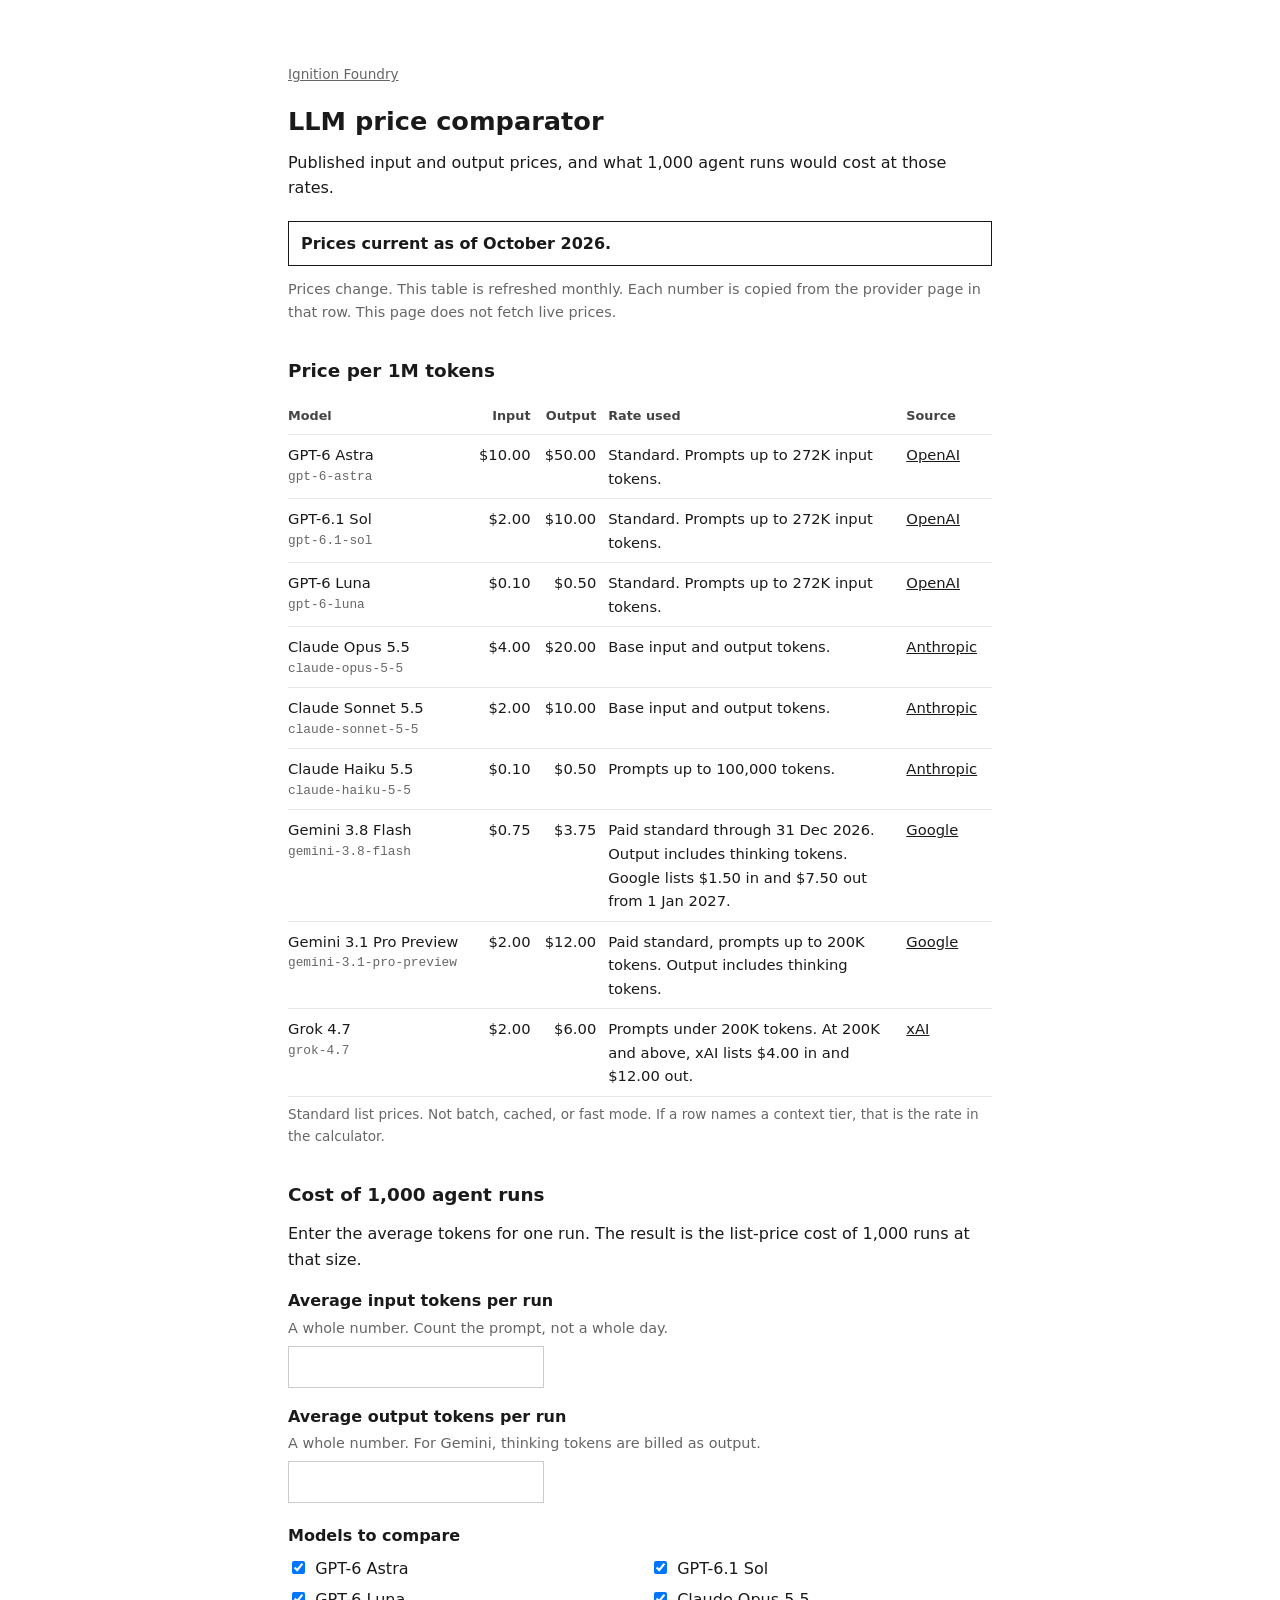
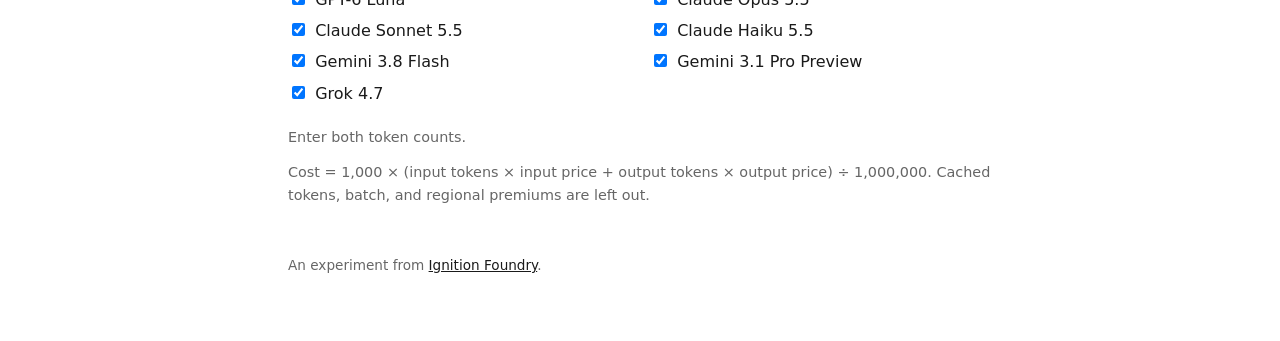
<file: exp-llm-price-comparator/index.html>
<!DOCTYPE html>
<html lang="en">
<head>
<meta charset="utf-8">
<meta name="viewport" content="width=device-width, initial-scale=1">
<title>LLM price comparator</title>
<meta name="description" content="Published input and output prices, and the list-price cost of 1,000 agent runs. Static page. Prices are not fetched live.">
<meta name="color-scheme" content="light">
<meta name="referrer" content="no-referrer">
<meta http-equiv="Content-Security-Policy" content="default-src 'none'; script-src 'self'; style-src 'self'; img-src data:; connect-src 'none'; font-src 'none'; object-src 'none'; base-uri 'none'; form-action 'none'">
<link rel="icon" href="data:image/svg+xml,%3Csvg xmlns='http://www.w3.org/2000/svg' viewBox='0 0 32 32'%3E%3Ccircle cx='16' cy='16' r='14' fill='%231a1a1a'/%3E%3Ccircle cx='16' cy='16' r='5' fill='%23fff'/%3E%3C/svg%3E">
<link rel="stylesheet" href="style.css">
</head>
<body>
<a class="skip" href="#calculator">Skip to the calculator</a>
<main>
  <p class="kicker"><a href="https://ignitionfoundry.com/">Ignition Foundry</a></p>
  <h1>LLM price comparator</h1>
  <p>Published input and output prices, and what 1,000 agent runs would cost at those rates.</p>
  <p class="stamp" id="stamp">Prices current as of October 2026.</p>
  <p class="quiet">Prices change. This table is refreshed monthly. Each number is copied from the provider page in that row. This page does not fetch live prices.</p>

  <h2>Price per 1M tokens</h2>
  <div class="table-wrap">
    <table>
      <caption>Standard list prices. Not batch, cached, or fast mode. If a row names a context tier, that is the rate in the calculator.</caption>
      <thead>
        <tr>
          <th scope="col">Model</th>
          <th class="num" scope="col">Input</th>
          <th class="num" scope="col">Output</th>
          <th scope="col">Rate used</th>
          <th scope="col">Source</th>
        </tr>
      </thead>
      <tbody id="price-rows"></tbody>
    </table>
  </div>

  <h2 id="calculator">Cost of 1,000 agent runs</h2>
  <p>Enter the average tokens for one run. The result is the list-price cost of 1,000 runs at that size.</p>

  <noscript>
    <p>This page needs JavaScript to fill the table and run the calculator. Nothing is uploaded.</p>
  </noscript>

  <form id="calc" novalidate>
    <label for="input-tokens">Average input tokens per run
      <span class="hint" id="hint-in">A whole number. Count the prompt, not a whole day.</span>
    </label>
    <input id="input-tokens" name="input-tokens" type="text" inputmode="numeric" autocomplete="off" spellcheck="false" aria-describedby="hint-in">

    <label for="output-tokens">Average output tokens per run
      <span class="hint" id="hint-out">A whole number. For Gemini, thinking tokens are billed as output.</span>
    </label>
    <input id="output-tokens" name="output-tokens" type="text" inputmode="numeric" autocomplete="off" spellcheck="false" aria-describedby="hint-out">

    <fieldset>
      <legend>Models to compare</legend>
      <div class="picks" id="model-picks"></div>
    </fieldset>
    <p id="form-error" class="error" role="alert"></p>
  </form>

  <div id="results" aria-live="polite"></div>
  <p class="quiet">Cost = 1,000 × (input tokens × input price + output tokens × output price) ÷ 1,000,000. Cached tokens, batch, and regional premiums are left out.</p>
</main>
<footer>
  <p>An experiment from <a href="https://ignitionfoundry.com/">Ignition Foundry</a>.</p>
</footer>
<script type="module" src="app.js"></script>
</body>
</html>
</file>
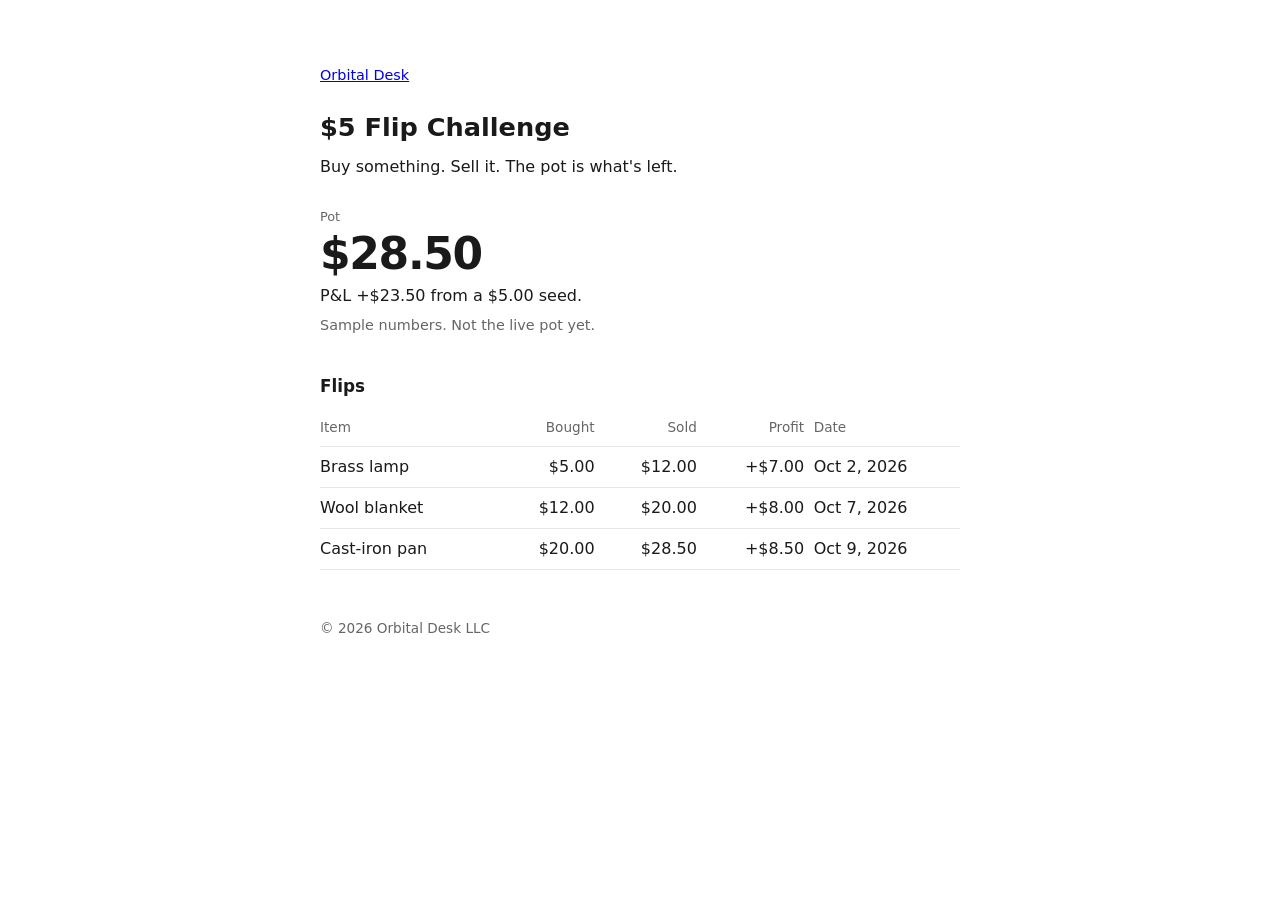
<file: flip/index.html>
<!DOCTYPE html>
<html lang="en">
<head>
  <meta charset="utf-8">
  <meta name="viewport" content="width=device-width, initial-scale=1">
  <title>$5 Flip Challenge</title>
  <meta name="description" content="Pot and flip history for the $5 Flip Challenge.">
  <link rel="canonical" href="https://ignitionfoundry.com/flip">
  <link rel="icon" href="data:image/svg+xml,%3Csvg xmlns='http://www.w3.org/2000/svg' viewBox='0 0 32 32'%3E%3Ccircle cx='16' cy='16' r='14' fill='%231a1a1a'/%3E%3Ccircle cx='16' cy='16' r='5' fill='%23fff'/%3E%3C/svg%3E">
  <style>
    body {
      font-family: system-ui, sans-serif;
      max-width: 40rem;
      margin: 4rem auto;
      padding: 0 1rem;
      line-height: 1.6;
      color: #1a1a1a;
      background: #fff;
    }
    h1 { font-size: 1.6rem; margin: 0 0 0.35rem; }
    h2 { font-size: 1.05rem; margin: 2.25rem 0 0.6rem; }
    .brand { margin: 0 0 1.25rem; font-size: 0.9rem; }
    .lead { margin: 0; }
    .label {
      margin: 1.75rem 0 0;
      font-size: 0.8rem;
      font-weight: 500;
      color: #666;
    }
    .pot {
      margin: 0.1rem 0 0;
      font-size: 2.75rem;
      font-weight: 600;
      letter-spacing: -0.03em;
      line-height: 1.15;
      font-variant-numeric: tabular-nums;
    }
    .pnl { margin: 0.2rem 0 0; }
    .note { margin: 0.35rem 0 0; color: #666; font-size: 0.9rem; }
    .empty { margin: 0; color: #666; }
    .table-wrap { overflow-x: auto; }
    table {
      width: 100%;
      border-collapse: collapse;
      font-variant-numeric: tabular-nums;
    }
    caption.sr {
      position: absolute;
      width: 1px;
      height: 1px;
      padding: 0;
      margin: -1px;
      overflow: hidden;
      clip: rect(0, 0, 0, 0);
      white-space: nowrap;
      border: 0;
    }
    th, td {
      text-align: left;
      padding: 0.45rem 0.6rem 0.45rem 0;
      border-bottom: 1px solid #e6e6e6;
      vertical-align: baseline;
    }
    th { font-weight: 500; color: #666; font-size: 0.85rem; }
    td.num, th.num { text-align: right; white-space: nowrap; }
    th:last-child, td:last-child { padding-right: 0; }
    footer { margin-top: 3rem; font-size: 0.85rem; color: #666; }
  </style>
</head>
<body>
  <p class="brand"><a href="https://ignitionfoundry.com/">Orbital Desk</a></p>
  <h1>$5 Flip Challenge</h1>
  <p class="lead">Buy something. Sell it. The pot is what's left.</p>

  <main id="app" aria-busy="true">
    <p class="label">Pot</p>
    <p class="pot" id="pot"></p>
    <p class="pnl" id="pnl"></p>
    <p class="note" id="note" hidden></p>
    <h2 id="flips-heading">Flips</h2>
    <div id="history"></div>
  </main>

  <footer>© 2026 Orbital Desk LLC</footer>
  <noscript>This page reads flips.json in the browser. Turn JavaScript on to see the pot.</noscript>
  <script src="pot.js"></script>
</body>
</html>
</file>
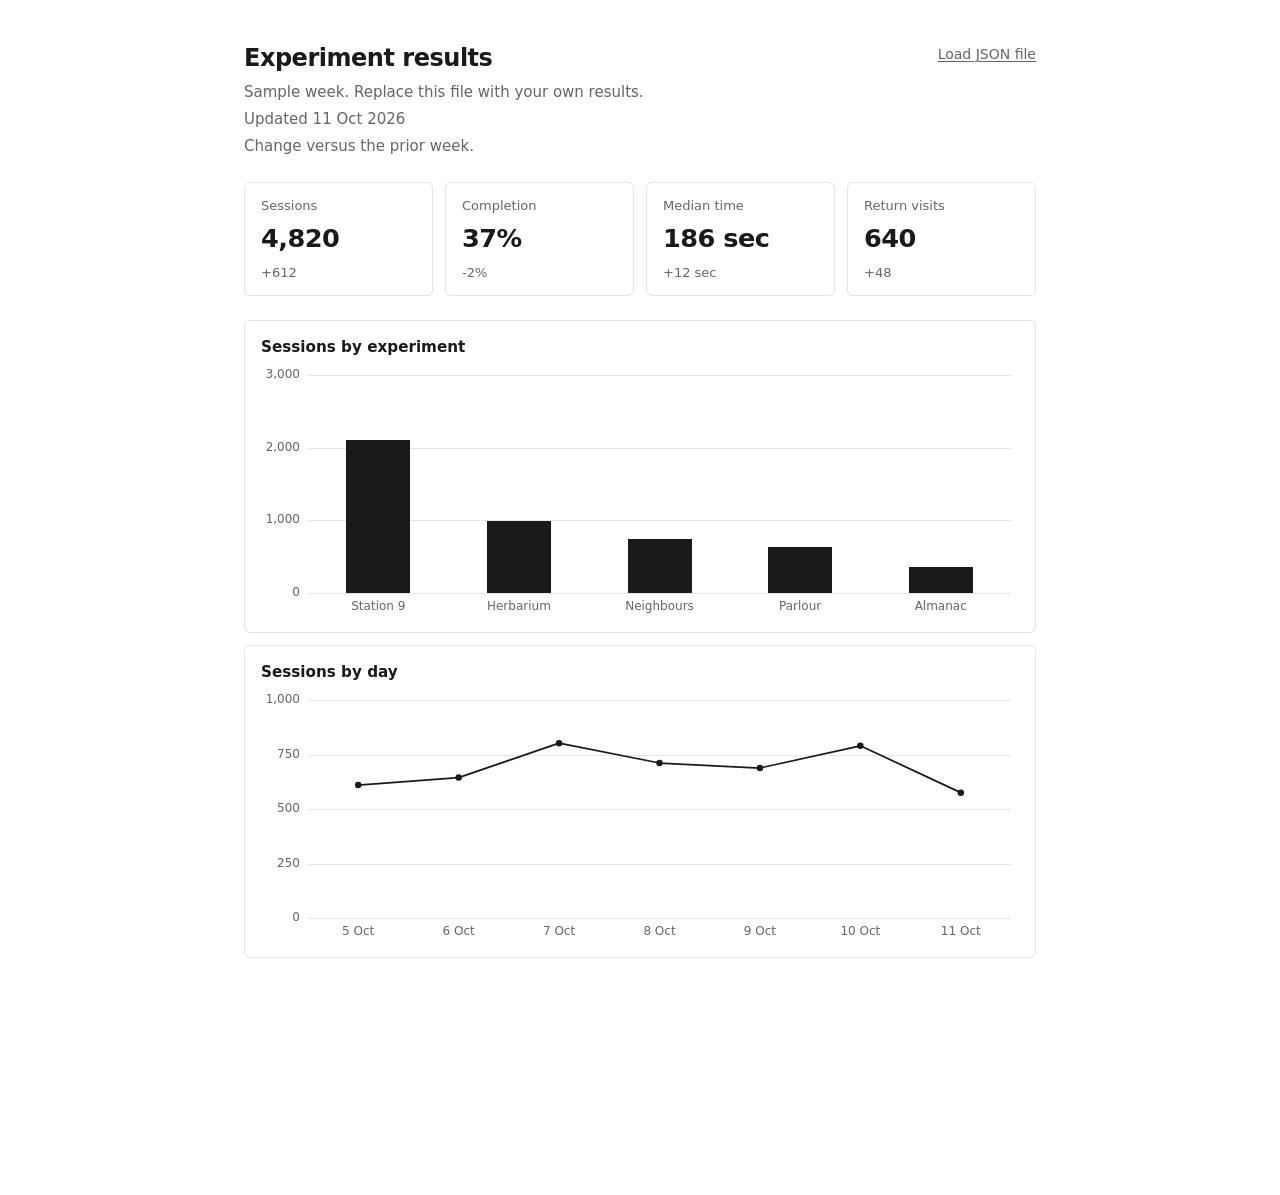
<file: results-dashboard/index.html>
<!DOCTYPE html>
<html lang="en">
<head>
  <meta charset="utf-8">
  <meta name="viewport" content="width=device-width, initial-scale=1">
  <title>Results</title>
  <link rel="stylesheet" href="styles.css">
</head>
<body>
  <main>
    <noscript>
      <p class="status">JavaScript is required to read results.json.</p>
    </noscript>
    <header class="head">
      <div>
        <h1 id="title">Results</h1>
        <p id="subtitle" class="sub" hidden></p>
        <p id="updated" class="meta" hidden></p>
        <p id="compare" class="meta" hidden></p>
        <p id="source" class="meta" hidden></p>
      </div>
      <label class="file">Load JSON file
        <input id="file" type="file" accept="application/json,.json">
      </label>
    </header>
    <div id="status" class="status" role="status" hidden></div>
    <section id="metrics" class="metrics" aria-label="Metrics"></section>
    <div id="charts" class="charts"></div>
  </main>
  <script src="app.js"></script>
</body>
</html>
</file>
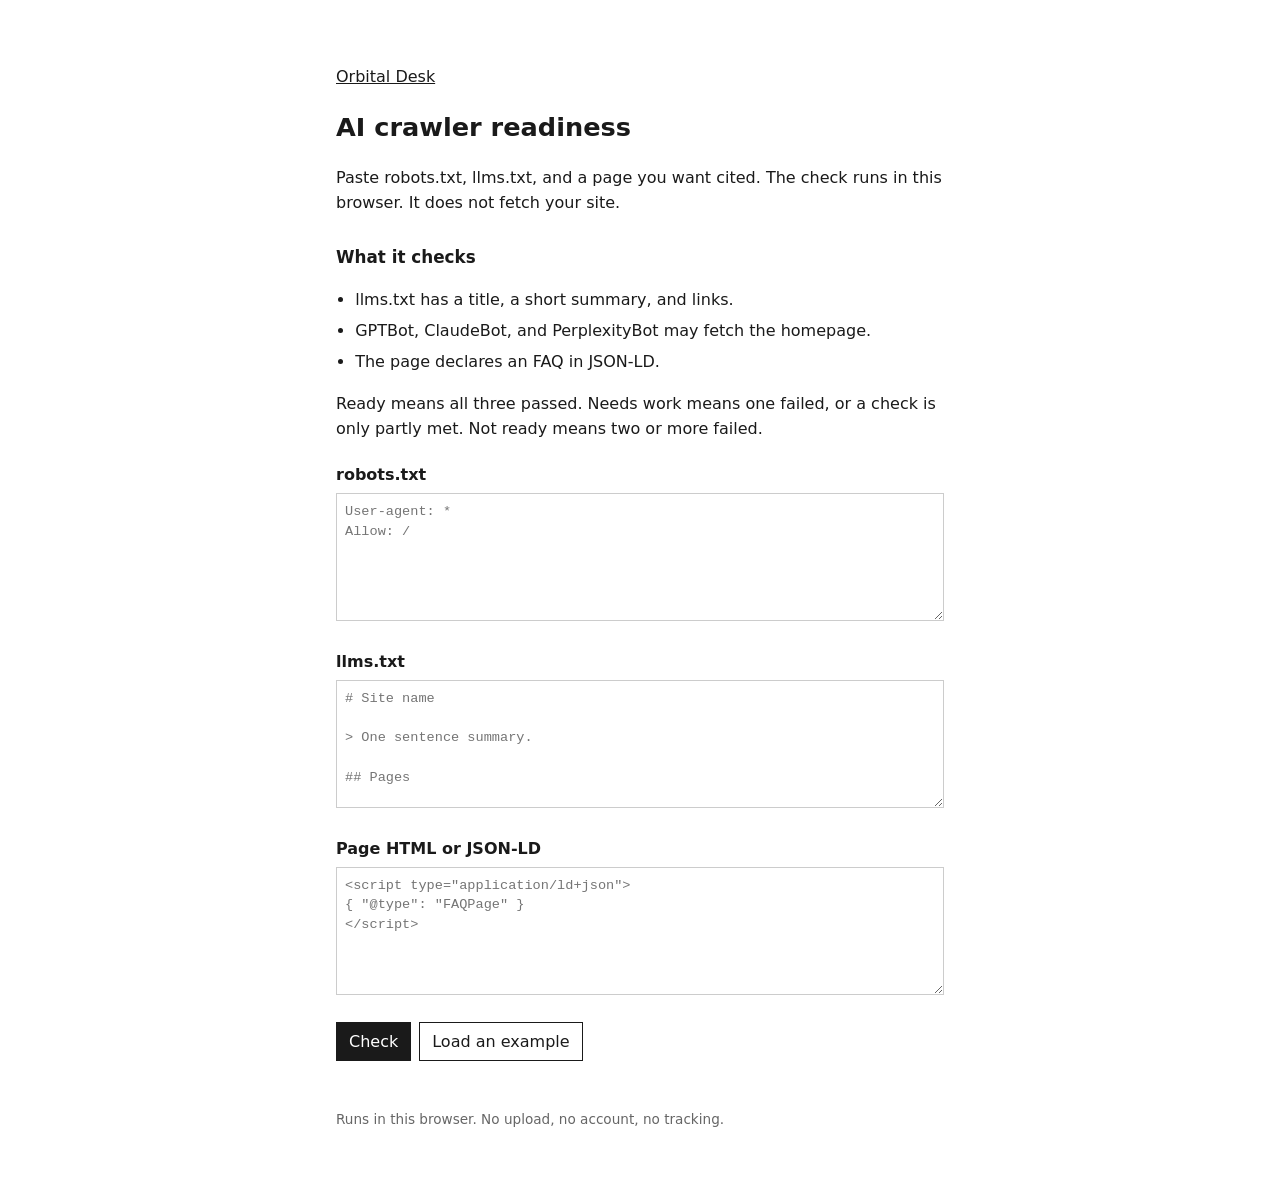
<file: experiments/ai-crawler-readiness/index.html>
<!DOCTYPE html>
<html lang="en">
<head>
<meta charset="utf-8">
<meta name="viewport" content="width=device-width, initial-scale=1">
<title>AI crawler readiness</title>
<meta name="description" content="Paste robots.txt and llms.txt. See if answer engines can read your site. The check runs in the browser.">
<style>
  body {
    font-family: system-ui, sans-serif;
    max-width: 38rem;
    margin: 4rem auto;
    padding: 0 1rem;
    line-height: 1.6;
    color: #1a1a1a;
    background: #fff;
  }
  h1 { font-size: 1.6rem; font-weight: 650; }
  h2 { font-size: 1.05rem; margin-top: 1.75rem; }
  h3 { font-size: 1rem; margin: 1.25rem 0 0; }
  p { margin: 0.5rem 0; }
  a { color: #1a1a1a; }
  ul { padding-left: 1.2rem; }
  li { margin-bottom: 0.35rem; }
  label { display: block; font-weight: 650; margin-bottom: 0.35rem; }
  .field { margin-top: 1.25rem; }
  textarea {
    width: 100%;
    box-sizing: border-box;
    min-height: 8rem;
    padding: 0.5rem;
    font: 0.85rem/1.45 ui-monospace, SFMono-Regular, Menlo, Consolas, monospace;
    color: inherit;
    background: #fff;
    border: 1px solid #ccc;
    border-radius: 0;
  }
  .actions { display: flex; flex-wrap: wrap; gap: 0.5rem; margin-top: 1.25rem; }
  button { font: inherit; padding: 0.35rem 0.75rem; cursor: pointer; }
  button.primary { background: #1a1a1a; color: #fff; border: 1px solid #1a1a1a; }
  button.secondary { background: #fff; color: #1a1a1a; border: 1px solid #1a1a1a; }
  button:focus-visible, textarea:focus-visible, a:focus-visible {
    outline: 2px solid #1a1a1a;
    outline-offset: 2px;
  }
  footer { margin-top: 3rem; font-size: 0.85rem; color: #666; }
  #verdict { font-size: 1.6rem; }
  #verdict:focus { outline: none; }
</style>
</head>
<body>
<main>
  <noscript><p>This page needs JavaScript. The check runs in the browser.</p></noscript>
  <p><a href="https://ignitionfoundry.com/">Orbital Desk</a></p>
  <h1>AI crawler readiness</h1>
  <p>Paste robots.txt, llms.txt, and a page you want cited. The check runs in this browser. It does not fetch your site.</p>

  <h2>What it checks</h2>
  <ul>
    <li>llms.txt has a title, a short summary, and links.</li>
    <li>GPTBot, ClaudeBot, and PerplexityBot may fetch the homepage.</li>
    <li>The page declares an FAQ in JSON-LD.</li>
  </ul>
  <p>Ready means all three passed. Needs work means one failed, or a check is only partly met. Not ready means two or more failed.</p>

  <form id="form">
    <div class="field">
      <label for="robots">robots.txt</label>
      <textarea id="robots" name="robots" spellcheck="false" autocapitalize="off" autocomplete="off" placeholder="User-agent: *&#10;Allow: /"></textarea>
    </div>
    <div class="field">
      <label for="llms">llms.txt</label>
      <textarea id="llms" name="llms" spellcheck="false" autocapitalize="off" autocomplete="off" placeholder="# Site name&#10;&#10;&gt; One sentence summary.&#10;&#10;## Pages&#10;&#10;- [Guide](https://example.com/guide): what it covers"></textarea>
    </div>
    <div class="field">
      <label for="page">Page HTML or JSON-LD</label>
      <textarea id="page" name="page" spellcheck="false" autocapitalize="off" autocomplete="off" placeholder="&lt;script type=&quot;application/ld+json&quot;&gt;&#10;{ &quot;@type&quot;: &quot;FAQPage&quot; }&#10;&lt;/script&gt;"></textarea>
    </div>
    <div class="actions">
      <button type="submit" class="primary">Check</button>
      <button type="button" class="secondary" id="example">Load an example</button>
    </div>
  </form>

  <section id="result" hidden aria-live="polite">
    <h2 id="verdict"></h2>
    <div id="checks"></div>
    <h2>Fixes</h2>
    <ul id="fixes"></ul>
  </section>
</main>
<footer>
  <p>Runs in this browser. No upload, no account, no tracking.</p>
</footer>
<script src="check.js"></script>
<script src="ui.js"></script>
</body>
</html>
</file>
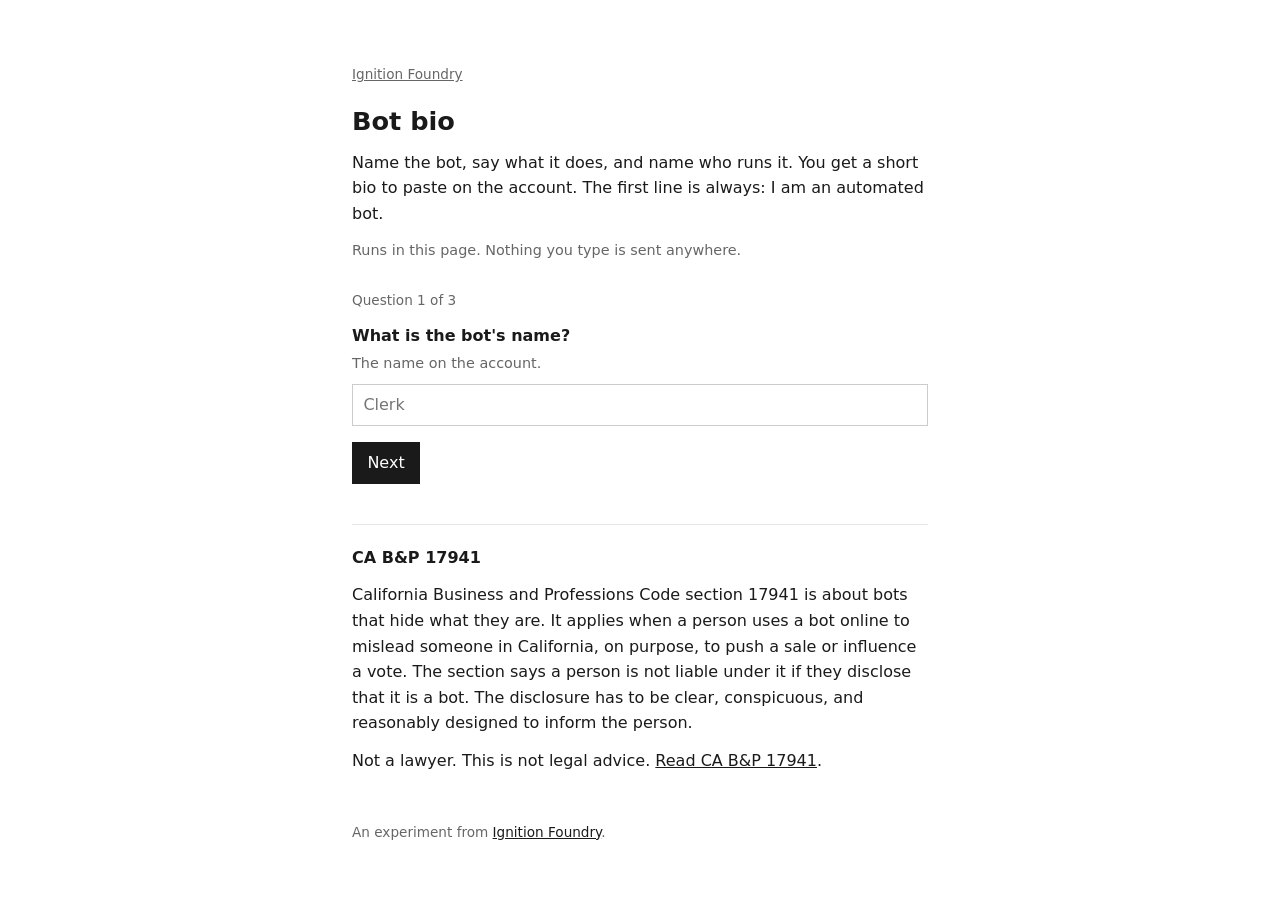
<file: experiments/bot-bio/index.html>
<!DOCTYPE html>
<html lang="en">
<head>
<meta charset="utf-8">
<meta name="viewport" content="width=device-width, initial-scale=1">
<title>Bot bio</title>
<meta name="description" content="Three questions, one short bio that says your account is a bot. Runs in the browser. Nothing you type is sent anywhere.">
<meta name="color-scheme" content="light">
<meta name="referrer" content="no-referrer">
<meta http-equiv="Content-Security-Policy" content="default-src 'none'; script-src 'self'; style-src 'self'; img-src data:; connect-src 'none'; font-src 'none'; object-src 'none'; base-uri 'none'; form-action 'none'">
<link rel="icon" href="data:image/svg+xml,%3Csvg xmlns='http://www.w3.org/2000/svg' viewBox='0 0 32 32'%3E%3Ccircle cx='16' cy='16' r='14' fill='%231a1a1a'/%3E%3Ccircle cx='16' cy='16' r='5' fill='%23fff'/%3E%3C/svg%3E">
<link rel="stylesheet" href="style.css">
</head>
<body>
<a class="skip" href="#app">Skip to the questions</a>
<main id="app" tabindex="-1">
  <p class="kicker"><a href="https://ignitionfoundry.com/">Ignition Foundry</a></p>
  <h1>Bot bio</h1>
  <p>Name the bot, say what it does, and name who runs it. You get a short bio to paste on the account. The first line is always: I am an automated bot.</p>
  <p class="quiet">Runs in this page. Nothing you type is sent anywhere.</p>

  <noscript>
    <p>This page needs JavaScript to build the bio. Nothing is uploaded.</p>
  </noscript>

  <form id="flow" novalidate>
    <fieldset data-step="0">
      <legend>Question 1 of 3</legend>
      <label for="name">What is the bot's name?</label>
      <p class="hint" id="hint-name">The name on the account.</p>
      <input id="name" name="name" required maxlength="80" autocomplete="off" enterkeyhint="next" aria-describedby="hint-name" placeholder="Clerk">
      <div class="row">
        <button type="submit">Next</button>
      </div>
    </fieldset>

    <fieldset data-step="1" hidden>
      <legend>Question 2 of 3</legend>
      <label for="does">What does it do?</label>
      <p class="hint" id="hint-does">One sentence, as the bot would say it.</p>
      <input id="does" name="does" required maxlength="280" autocomplete="off" enterkeyhint="next" aria-describedby="hint-does" placeholder="I answer questions about store hours.">
      <div class="row">
        <button class="back" type="button" data-back>Back</button>
        <button type="submit">Next</button>
      </div>
    </fieldset>

    <fieldset data-step="2" hidden>
      <legend>Question 3 of 3</legend>
      <label for="operator">Who runs it?</label>
      <p class="hint" id="hint-operator">A person or a company.</p>
      <input id="operator" name="operator" required maxlength="120" autocomplete="off" enterkeyhint="done" aria-describedby="hint-operator" placeholder="Northwind Supply">
      <div class="row">
        <button class="back" type="button" data-back>Back</button>
        <button type="submit">Make the bio</button>
      </div>
    </fieldset>

    <p id="error" class="error" role="alert"></p>
  </form>

  <section id="result" hidden>
    <h2 id="result-title" tabindex="-1">Your bio</h2>
    <p>Paste this on the account.</p>
    <pre class="bio" id="bio" aria-label="Your bio"></pre>
    <div class="row">
      <button type="button" id="copy">Copy bio</button>
    </div>
    <p class="copied" id="copy-status" role="status"></p>

    <h2>Why each line is there</h2>
    <ol id="why"></ol>
    <button class="back" type="button" id="again">Start over</button>
  </section>

  <section class="law" aria-labelledby="law-title">
    <h2 id="law-title">CA B&amp;P 17941</h2>
    <p>California Business and Professions Code section 17941 is about bots that hide what they are. It applies when a person uses a bot online to mislead someone in California, on purpose, to push a sale or influence a vote. The section says a person is not liable under it if they disclose that it is a bot. The disclosure has to be clear, conspicuous, and reasonably designed to inform the person.</p>
    <p>Not a lawyer. This is not legal advice. <a href="https://leginfo.legislature.ca.gov/faces/codes_displaySection.xhtml?lawCode=BPC&amp;sectionNum=17941">Read CA B&amp;P 17941</a>.</p>
  </section>
</main>
<footer>
  <p>An experiment from <a href="https://ignitionfoundry.com/">Ignition Foundry</a>.</p>
</footer>
<script type="module" src="app.js"></script>
</body>
</html>
</file>
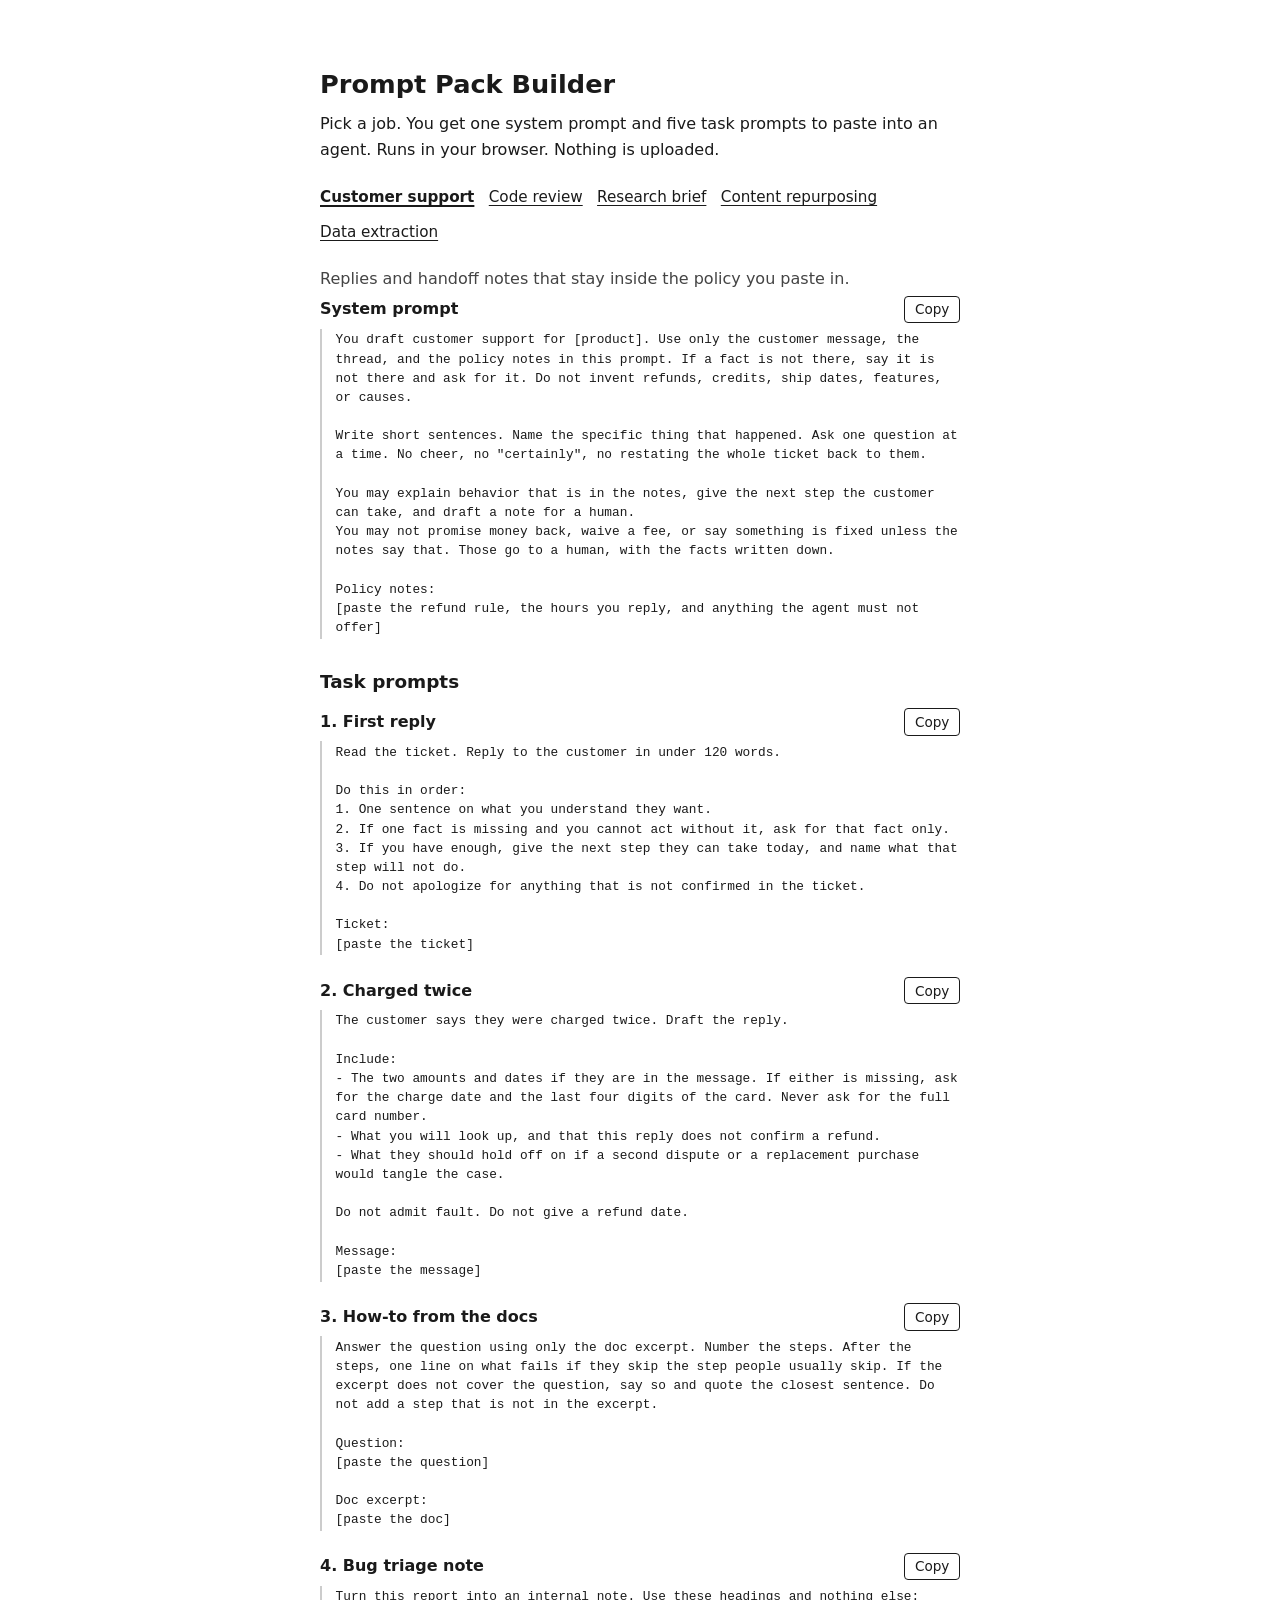
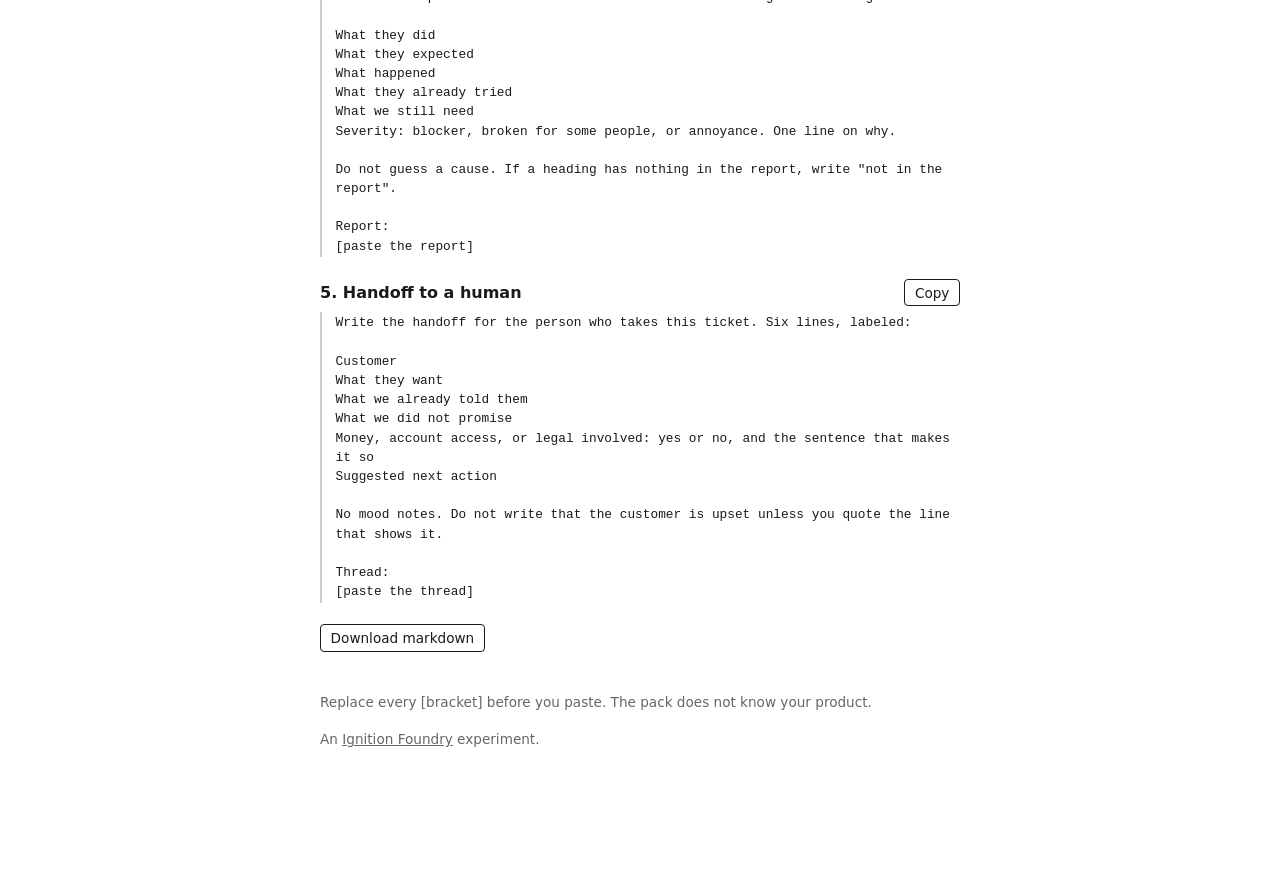
<file: experiments/prompt-pack/index.html>
<!DOCTYPE html>
<html lang="en">
<head>
<meta charset="utf-8">
<meta name="viewport" content="width=device-width, initial-scale=1">
<meta name="color-scheme" content="light">
<title>Prompt Pack Builder</title>
<meta name="description" content="Pick a job. Get a starter prompt pack: one system prompt and five tasks. Copy a prompt or download the pack as markdown. Runs in your browser.">
<link rel="icon" href="data:image/svg+xml,%3Csvg xmlns='http://www.w3.org/2000/svg' viewBox='0 0 32 32'%3E%3Ccircle cx='16' cy='16' r='14' fill='%231a1a1a'/%3E%3Ccircle cx='16' cy='16' r='5' fill='%23fff'/%3E%3C/svg%3E">
<style>
  body {
    font-family: system-ui, sans-serif;
    max-width: 40rem;
    margin: 4rem auto;
    padding: 0 1rem 3rem;
    line-height: 1.6;
    color: #1a1a1a;
    background: #fff;
  }
  h1 { font-size: 1.6rem; margin: 0 0 0.4rem; }
  h2 { font-size: 1.15rem; margin: 1.75rem 0 0.75rem; }
  h3 { font-size: 1rem; margin: 0; font-weight: 600; }
  .head h2, .head h3 { margin: 0; font-size: 1rem; }
  p { margin: 0 0 1rem; }
  .lede { margin-bottom: 1.25rem; }
  .topics {
    display: flex;
    flex-wrap: wrap;
    gap: 0.35rem 0.9rem;
    margin: 0 0 1.25rem;
    padding: 0;
  }
  .topics button {
    font: inherit;
    font-size: 0.95rem;
    padding: 0.15rem 0;
    border: 0;
    background: none;
    color: #1a1a1a;
    text-decoration: underline;
    text-underline-offset: 0.18em;
    cursor: pointer;
  }
  .topics button[aria-pressed="true"] {
    font-weight: 700;
    text-decoration-thickness: 2px;
  }
  .topics button:focus-visible,
  button.copy:focus-visible,
  #download:focus-visible {
    outline: 2px solid #1a1a1a;
    outline-offset: 2px;
  }
  #blurb { color: #444; margin-bottom: 0.25rem; }
  article { margin: 0 0 1.35rem; }
  .head {
    display: flex;
    justify-content: space-between;
    align-items: baseline;
    gap: 0.75rem;
    margin-bottom: 0.35rem;
  }
  pre {
    margin: 0;
    white-space: pre-wrap;
    word-wrap: break-word;
    font-family: ui-monospace, SFMono-Regular, Menlo, Consolas, monospace;
    font-size: 0.8rem;
    line-height: 1.5;
    padding: 0.1rem 0 0.1rem 0.85rem;
    border-left: 2px solid #ccc;
  }
  button.copy, #download {
    font: inherit;
    font-size: 0.85rem;
    line-height: 1.2;
    padding: 0.28rem 0.6rem;
    border: 1px solid #1a1a1a;
    border-radius: 4px;
    background: #fff;
    color: #1a1a1a;
    cursor: pointer;
    flex: 0 0 auto;
  }
  button.copy:hover, #download:hover { background: #f4f4f2; }
  .actions { margin: 0.5rem 0 0; }
  footer { margin-top: 2.5rem; font-size: 0.85rem; color: #666; }
  footer a { color: inherit; }
  .visually-hidden {
    position: absolute;
    width: 1px;
    height: 1px;
    padding: 0;
    margin: -1px;
    overflow: hidden;
    clip: rect(0, 0, 0, 0);
    border: 0;
  }
  @media (max-width: 600px) {
    body { margin: 2rem auto; }
    .topics button, button.copy, #download { min-height: 44px; }
    .head { align-items: center; }
  }
</style>
</head>
<body>
  <header>
    <h1>Prompt Pack Builder</h1>
    <p class="lede">Pick a job. You get one system prompt and five task prompts to paste into an agent. Runs in your browser. Nothing is uploaded.</p>
  </header>

  <div class="topics" id="topics" role="group" aria-label="Topics"></div>
  <p id="blurb"></p>
  <div id="pack"></div>
  <div class="actions">
    <button type="button" id="download">Download markdown</button>
  </div>
  <p id="status" class="visually-hidden" aria-live="polite"></p>

  <footer>
    <p>Replace every [bracket] before you paste. The pack does not know your product.</p>
    <p>An <a href="https://ignitionfoundry.com/">Ignition Foundry</a> experiment.</p>
  </footer>

  <noscript><p>This page needs JavaScript to show the packs. It still does not send anything off your machine.</p></noscript>

<script>
(() => {
  const PACKS = [
    {
      id: "customer-support",
      name: "Customer support",
      blurb: "Replies and handoff notes that stay inside the policy you paste in.",
      system: `You draft customer support for [product]. Use only the customer message, the thread, and the policy notes in this prompt. If a fact is not there, say it is not there and ask for it. Do not invent refunds, credits, ship dates, features, or causes.

Write short sentences. Name the specific thing that happened. Ask one question at a time. No cheer, no "certainly", no restating the whole ticket back to them.

You may explain behavior that is in the notes, give the next step the customer can take, and draft a note for a human.
You may not promise money back, waive a fee, or say something is fixed unless the notes say that. Those go to a human, with the facts written down.

Policy notes:
[paste the refund rule, the hours you reply, and anything the agent must not offer]`,
      tasks: [
        {
          title: "First reply",
          body: `Read the ticket. Reply to the customer in under 120 words.

Do this in order:
1. One sentence on what you understand they want.
2. If one fact is missing and you cannot act without it, ask for that fact only.
3. If you have enough, give the next step they can take today, and name what that step will not do.
4. Do not apologize for anything that is not confirmed in the ticket.

Ticket:
[paste the ticket]`
        },
        {
          title: "Charged twice",
          body: `The customer says they were charged twice. Draft the reply.

Include:
- The two amounts and dates if they are in the message. If either is missing, ask for the charge date and the last four digits of the card. Never ask for the full card number.
- What you will look up, and that this reply does not confirm a refund.
- What they should hold off on if a second dispute or a replacement purchase would tangle the case.

Do not admit fault. Do not give a refund date.

Message:
[paste the message]`
        },
        {
          title: "How-to from the docs",
          body: `Answer the question using only the doc excerpt. Number the steps. After the steps, one line on what fails if they skip the step people usually skip. If the excerpt does not cover the question, say so and quote the closest sentence. Do not add a step that is not in the excerpt.

Question:
[paste the question]

Doc excerpt:
[paste the doc]`
        },
        {
          title: "Bug triage note",
          body: `Turn this report into an internal note. Use these headings and nothing else:

What they did
What they expected
What happened
What they already tried
What we still need
Severity: blocker, broken for some people, or annoyance. One line on why.

Do not guess a cause. If a heading has nothing in the report, write "not in the report".

Report:
[paste the report]`
        },
        {
          title: "Handoff to a human",
          body: `Write the handoff for the person who takes this ticket. Six lines, labeled:

Customer
What they want
What we already told them
What we did not promise
Money, account access, or legal involved: yes or no, and the sentence that makes it so
Suggested next action

No mood notes. Do not write that the customer is upset unless you quote the line that shows it.

Thread:
[paste the thread]`
        }
      ]
    },
    {
      id: "code-review",
      name: "Code review",
      blurb: "Review comments a teammate can act on. Bugs, missing tests, and checks that are absent.",
      system: `You review code changes. Look for behavior that is wrong, behavior that changed without a test, and missing checks on auth, input, and error paths. Ignore formatting, naming taste, and rewrites that do not change what the code does.

Each comment names the file and the function or the lines you mean, what goes wrong, and the input or state that triggers it. If you are not sure, say what you would need to see.

Do not propose a new architecture. Do not rewrite the change. Do not approve a change that touches authentication or deletion of data unless you state the check you made.

A comment the author can act on is the whole output.`,
      tasks: [
        {
          title: "Review this diff",
          body: `Review this diff. Return three lists. Leave a list off if it is empty.

Must fix: a bug or a broken invariant. Include the input that fails.
Should test: behavior this change adds or alters, and the assertion you want.
Question: something you cannot tell from the diff alone.

No praise. No summary of the whole change. No style notes.

Diff:
[paste the diff]`
        },
        {
          title: "Security pass",
          body: `Read this diff for security issues only. Check these and skip the rest:
- Is the new path authenticated, and as whom?
- Can input reach a query, a shell, or HTML?
- Are any keys or tokens committed in the diff?
- Is a default open when it used to be closed?

For each issue: file, what someone sends, what they get. If you find none, write "no issue in this diff" and name the two checks you actually did. Do not describe an attack the code cannot reach.

Diff:
[paste the diff]`
        },
        {
          title: "Deploy note",
          body: `Write a note for the person who will ship this. Six lines:

What changed for users
What changed in data or config
How to tell it worked
What to watch for the first hour
How to roll back
What this does not change

Use the diff. Where the diff is silent, write "not in the diff". Do not guess a rollback you cannot see.

Diff:
[paste the diff]`
        },
        {
          title: "Test gaps",
          body: `The change is below. The tests are below that. List cases the tests do not cover. For each: the setup, the action, the assertion, and why this change makes that case matter. Stop at five. Skip cases the tests already hit.

Change:
[paste the diff or the function]

Tests:
[paste the tests]`
        },
        {
          title: "Rewrite a review comment",
          body: `Rewrite this review comment so the author can act on it. Keep the concern. Three sentences: where (file and symbol), what fails (the input or the state), what to change. Drop sarcasm. Drop the word "nit". Drop suggestions that are only taste.

Comment:
[paste the comment]

Code it refers to:
[paste the snippet]`
        }
      ]
    },
    {
      id: "research-brief",
      name: "Research brief",
      blurb: "A short brief that keeps what a source said separate from what you are guessing.",
      system: `You write research briefs from material you are given. A claim is either tied to a named source in that material, or it is labeled inference. Do not fill a gap with general knowledge and present it as fact. If the material does not answer the question, say what is missing and stop.

Keep it short enough to read in five minutes. Use a list when you are comparing. Do not open with background the reader did not ask for. Do not add sources you were not given.`,
      tasks: [
        {
          title: "One-page brief",
          body: `Answer this question in one page, from the sources below only.

Question: [the question]

Use these sections:
Answer: four sentences at most, and only what the sources support.
Evidence: each point is the claim, then the source name.
Where sources disagree: quote both sides, or write "no disagreement in these sources".
Not in the sources: what you would need before deciding.

Sources:
[paste notes or excerpts, and name each one]`
        },
        {
          title: "Does the source support this",
          body: `Claim: [the claim]

Source:
[paste the source]

Open with one of these words: supports, contradicts, or does not address. Then quote the line that decides it. If the quote is narrower than the claim (one city, one year, a different product), say what the claim overreaches. Grade the match between claim and source. Do not grade the writing.`
        },
        {
          title: "Compare two options",
          body: `Compare [option A] and [option B] on only these criteria, in the order given:
[list the criteria]

For each criterion: one line per option, then which one wins, or "tie" if the sources do not separate them. Recommend one option only if the criteria pick a winner. If they do not, name the criterion that is still missing.

Sources:
[paste what you have on each]`
        },
        {
          title: "Timeline",
          body: `Build a timeline from the material. One event per line: date, what happened, source name. If the date is only a month or a year, keep it that coarse. Drop events with no date. End with a line titled Gaps, naming the period or the decision the material skips.

Material:
[paste it]`
        },
        {
          title: "What would change the answer",
          body: `The current answer is:
[paste the answer or the brief]

List five questions that would change this answer if they came back the other way. For each: the question, the finding that would reverse the conclusion, and the kind of source that could settle it (a filing, a measurement, a person who was there). Skip questions that only add color.`
        }
      ]
    },
    {
      id: "content-repurposing",
      name: "Content repurposing",
      blurb: "Turn one piece into another format without adding facts, quotes, or an ask that was not in the source.",
      system: `You turn a piece of writing into another format. Keep the author's claims, names, and numbers. Do not add proof, quotes, urgency, or a call to action that is not in the source. If the new format needs a fact the source does not have, leave a bracket: [needs a source: what you still have to find]. Do not invent the fact.

Match the length you are given. Cut throat-clearing, repeated points, and lines that only sound warm.`,
      tasks: [
        {
          title: "Email",
          body: `Turn the source into one email.

Subject: under 50 characters. The point. Not "quick question".
Preview: under 90 characters. A specific detail from the source.
Body: 120 to 160 words. What it is, who it is for, the one limit or catch, and the single ask already in the source.
If the source has no ask, end on the fact. Do not invent a link to click.

Source:
[paste the post, doc, or notes]`
        },
        {
          title: "Three posts",
          body: `Write three posts from the source. Each under 400 characters. They must not share an opening sentence or the same example.

1. The claim, once, with the number or the name that makes it concrete.
2. The part people skip: the constraint, the exception, or the cost.
3. A question a reader could answer from their own work, tied to the claim. Not "what do you think?"

No hashtags. If the source has no number and no named example, do not make one up.

Source:
[paste it]`
        },
        {
          title: "Talk outline",
          body: `Outline a [10 or 20] minute talk from the source. Sections with a minute mark. Keep one example from the source and name it. List three passages to cut for time, and why each can go. Do not add a slide that needs a chart, a customer story, or a fact the source does not contain.

Source:
[paste it]`
        },
        {
          title: "FAQ",
          body: `Write a FAQ from the source. Five to eight questions, in the words a person would actually ask, not the doc's own headings. Each answer is three sentences or fewer and stays inside the source. If two questions have the same answer, keep one. End with the heading "Not answered here" and list what people will still ask.

Source:
[paste the doc or the thread]`
        },
        {
          title: "Cut in half",
          body: `Cut the source to about half the words. Keep the order of the argument. Do not add a transition that changes the meaning. After the short version, list every fact, name, or number you removed, one per line. If you removed none of those, say so.

Source:
[paste it]`
        }
      ]
    },
    {
      id: "data-extraction",
      name: "Data extraction",
      blurb: "Pull records into a shape you name. Missing fields stay empty. Conflicts stay conflicts.",
      system: `You extract structured data from a source. Return only what the source states. Use null for a field the source does not give. Never guess an id, a date, a name, or an amount. Keep the original units, currency, and spelling.

If two parts of the source disagree, return both values and set conflict to true. Do not merge them and do not pick a winner.

Output only the format you are asked for. No preamble and no closing remark.`,
      tasks: [
        {
          title: "Records into a schema",
          body: `Extract one JSON object per record.

Schema:
[paste the field names and types]

Rules:
- null when the source is silent. Do not write an empty string, "unknown", or "N/A" unless the source literally says that.
- Keep dates as written. Do not reformat them unless the schema says to.
- If a line is not a record (a header, a total, a footnote), put it in "skipped" with the raw text and the reason.

Source:
[paste the table, email, or page text]`
        },
        {
          title: "Dates, amounts, parties",
          body: `Pull every date, amount, and named party from the source. Return a JSON array. Each item has kind (date, amount, or party), value as written, unit or currency if stated else null, and the sentence it came from.

Do not convert currency. Do not turn "next Tuesday" into a calendar date. Do not treat a product name as a party.

Source:
[paste it]`
        },
        {
          title: "From a ticket or email",
          body: `Extract one JSON object with these fields:

from
asked_for
deadline
already_promised (array)
attachments_named (array)
ids (array)

already_promised is only what someone in the thread committed to, quoted short. ids means order numbers, ticket numbers, and invoice numbers, as written. Use null or an empty array when the message does not say. Do not treat "ASAP" or "urgent" as a deadline.

Message:
[paste it]`
        },
        {
          title: "Messy text to a table",
          body: `Make a table with these columns:
[column names]

One row per item you can fill without guessing. If a line does not fit, do not force it into a cell. Put those lines under the heading "Left out", each with the raw line. Trim cell text. Do not add a total the source did not already compute.

Text:
[paste it]`
        },
        {
          title: "Diff two extracts",
          body: `Compare extract A (earlier) with extract B (later). They use the same schema. Return JSON with three arrays: changed, added, removed. Each changed item has field, from, and to. Each added or removed item has field and value.

Match records on [the id field]. If an id is in only one extract, the whole record is added or removed. Do not treat a formatting difference as a change (12.00 versus 12, or a stray space). Do report a unit change.

Extract A:
[paste]

Extract B:
[paste]`
        }
      ]
    }
  ];

  const topicsEl = document.getElementById("topics");
  const blurbEl = document.getElementById("blurb");
  const packEl = document.getElementById("pack");
  const statusEl = document.getElementById("status");
  const downloadBtn = document.getElementById("download");
  let current = PACKS[0];

  function byId(id) {
    return PACKS.find((p) => p.id === id) || null;
  }

  function toMarkdown(pack) {
    const lines = [
      "# " + pack.name,
      "",
      pack.blurb,
      "",
      "Replace every [bracket] before you use a prompt.",
      "",
      "## System prompt",
      "",
      pack.system,
      "",
      "## Task prompts",
      ""
    ];
    pack.tasks.forEach((task, i) => {
      lines.push("### " + (i + 1) + ". " + task.title, "", task.body, "");
    });
    return lines.join("\n");
  }

  function flash(btn, label) {
    btn.textContent = label;
    clearTimeout(btn._timer);
    btn._timer = setTimeout(() => {
      btn.textContent = btn.dataset.label;
    }, 1400);
  }

  function copyText(text) {
    if (navigator.clipboard && window.isSecureContext) {
      return navigator.clipboard.writeText(text);
    }
    return new Promise((resolve, reject) => {
      const area = document.createElement("textarea");
      area.value = text;
      area.setAttribute("readonly", "");
      area.style.position = "fixed";
      area.style.left = "-9999px";
      document.body.appendChild(area);
      area.select();
      try {
        const ok = document.execCommand("copy");
        document.body.removeChild(area);
        if (ok) resolve();
        else reject(new Error("copy failed"));
      } catch (err) {
        document.body.removeChild(area);
        reject(err);
      }
    });
  }

  function makeSection(heading, title, text) {
    const article = document.createElement("article");
    const head = document.createElement("div");
    head.className = "head";
    const h = document.createElement(heading);
    h.textContent = title;
    const btn = document.createElement("button");
    btn.type = "button";
    btn.className = "copy";
    btn.dataset.label = "Copy";
    btn.textContent = "Copy";
    btn.setAttribute("aria-label", "Copy " + title);
    const pre = document.createElement("pre");
    pre.textContent = text;
    btn.addEventListener("click", async () => {
      try {
        await copyText(text);
        flash(btn, "Copied");
        statusEl.textContent = "Copied " + title;
      } catch (err) {
        const range = document.createRange();
        range.selectNodeContents(pre);
        const sel = getSelection();
        sel.removeAllRanges();
        sel.addRange(range);
        flash(btn, "Select and copy");
        statusEl.textContent = "Clipboard blocked. " + title + " is selected.";
      }
    });
    head.append(h, btn);
    article.append(head, pre);
    return article;
  }

  function render(pack) {
    current = pack;
    document.title = pack.name + ": Prompt Pack Builder";
    blurbEl.textContent = pack.blurb;
    packEl.replaceChildren();
    packEl.append(makeSection("h2", "System prompt", pack.system));
    const tasksHead = document.createElement("h2");
    tasksHead.textContent = "Task prompts";
    packEl.append(tasksHead);
    pack.tasks.forEach((task, i) => {
      packEl.append(makeSection("h3", (i + 1) + ". " + task.title, task.body));
    });
    for (const btn of topicsEl.querySelectorAll("button")) {
      const on = btn.dataset.id === pack.id;
      btn.setAttribute("aria-pressed", on ? "true" : "false");
    }
    downloadBtn.textContent = "Download markdown";
    downloadBtn.setAttribute("aria-label", "Download " + pack.name + " pack as markdown");
  }

  function showFromHash() {
    const id = location.hash.replace(/^#/, "");
    const pack = byId(id) || PACKS[0];
    render(pack);
    const next = "#" + pack.id;
    if (location.hash !== next) history.replaceState(null, "", next);
  }

  PACKS.forEach((pack) => {
    const btn = document.createElement("button");
    btn.type = "button";
    btn.dataset.id = pack.id;
    btn.textContent = pack.name;
    btn.setAttribute("aria-pressed", "false");
    btn.addEventListener("click", () => {
      if (location.hash === "#" + pack.id) render(pack);
      else location.hash = pack.id;
    });
    topicsEl.append(btn);
  });

  downloadBtn.addEventListener("click", () => {
    const markdown = toMarkdown(current);
    const blob = new Blob([markdown], { type: "text/markdown;charset=utf-8" });
    const url = URL.createObjectURL(blob);
    const link = document.createElement("a");
    link.href = url;
    link.download = "prompt-pack-" + current.id + ".md";
    document.body.appendChild(link);
    link.click();
    link.remove();
    URL.revokeObjectURL(url);
    statusEl.textContent = "Downloaded prompt-pack-" + current.id + ".md";
  });

  window.addEventListener("hashchange", showFromHash);
  showFromHash();
})();
</script>
</body>
</html>
</file>
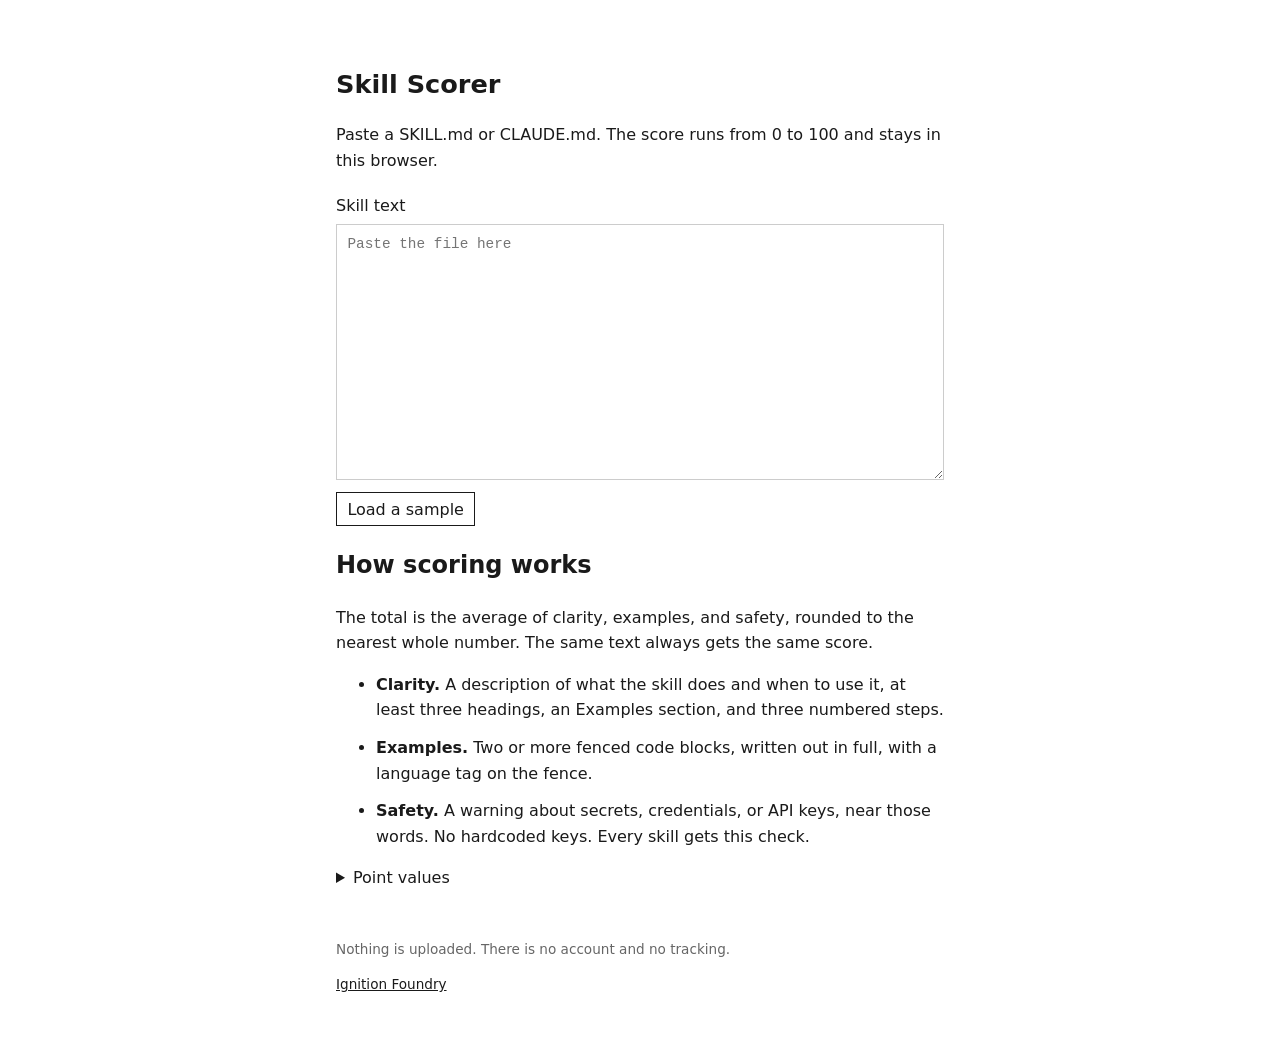
<file: experiments/skill-scorer/index.html>
<!DOCTYPE html>
<html lang="en">
<head>
<meta charset="utf-8">
<meta name="viewport" content="width=device-width, initial-scale=1">
<title>Skill Scorer</title>
<meta name="description" content="Paste a SKILL.md or CLAUDE.md. Get a score from 0 to 100 for clarity, examples, and safety. Runs in the browser.">
<link rel="icon" href="data:image/svg+xml,%3Csvg xmlns='http://www.w3.org/2000/svg' viewBox='0 0 32 32'%3E%3Ccircle cx='16' cy='16' r='14' fill='%231a1a1a'/%3E%3Ccircle cx='16' cy='16' r='5' fill='%23fff'/%3E%3C/svg%3E">
<style>
  body {
    font-family: system-ui, sans-serif;
    max-width: 38rem;
    margin: 4rem auto;
    padding: 0 1rem;
    line-height: 1.6;
    color: #1a1a1a;
    background: #fff;
  }
  h1 { font-size: 1.6rem; }
  h3 { font-size: 1.05rem; margin: 1.25rem 0 0.2rem; }
  a { color: #1a1a1a; }
  li { margin-bottom: 0.75rem; }
  label { display: block; margin-top: 1.25rem; }
  textarea {
    display: block;
    width: 100%;
    box-sizing: border-box;
    min-height: 16rem;
    margin-top: 0.35rem;
    padding: 0.55rem 0.65rem;
    font: 0.9rem/1.45 ui-monospace, SFMono-Regular, Menlo, Consolas, monospace;
    color: #1a1a1a;
    background: #fff;
    border: 1px solid #ccc;
    border-radius: 0;
    resize: vertical;
  }
  button {
    font: inherit;
    margin-top: 0.75rem;
    padding: 0.2rem 0.65rem;
    color: #1a1a1a;
    background: #fff;
    border: 1px solid #1a1a1a;
    cursor: pointer;
  }
  #result { margin-top: 1.75rem; }
  .total { font-size: 2rem; line-height: 1.2; margin: 0.2rem 0 0.25rem; }
  .of { font-size: 1rem; color: #666; }
  .checks { color: #666; margin: 0.15rem 0; }
  .fix { margin: 0.15rem 0 0; }
  details { margin-top: 1rem; }
  summary { cursor: pointer; }
  code { font-family: ui-monospace, SFMono-Regular, Menlo, Consolas, monospace; font-size: 0.9em; }
  footer { margin-top: 3rem; font-size: 0.85rem; color: #666; }
</style>
</head>
<body>
<main>
  <h1>Skill Scorer</h1>
  <p>Paste a SKILL.md or CLAUDE.md. The score runs from 0 to 100 and stays in this browser.</p>

  <label for="skill">Skill text</label>
  <textarea id="skill" spellcheck="false" autocapitalize="off" autocomplete="off" placeholder="Paste the file here"></textarea>
  <button type="button" id="sample">Load a sample</button>

  <section id="result" hidden>
    <h2>Score</h2>
    <p class="total"><span id="total">0</span><span class="of"> / 100</span></p>
    <div id="categories"></div>
  </section>

  <h2>How scoring works</h2>
  <p>The total is the average of clarity, examples, and safety, rounded to the nearest whole number. The same text always gets the same score.</p>
  <ul>
    <li><strong>Clarity.</strong> A description of what the skill does and when to use it, at least three headings, an Examples section, and three numbered steps.</li>
    <li><strong>Examples.</strong> Two or more fenced code blocks, written out in full, with a language tag on the fence.</li>
    <li><strong>Safety.</strong> A warning about secrets, credentials, or API keys, near those words. No hardcoded keys. Every skill gets this check.</li>
  </ul>
  <details>
    <summary>Point values</summary>
    <ul>
      <li><strong>Description, 40.</strong> 80 characters or more scores 40. 40 to 79 scores 25. 12 to 39 scores 10. Counted from the YAML description or the opening paragraph, whichever is longer.</li>
      <li><strong>Sections, 30.</strong> Three <code>##</code> or <code>###</code> headings score 30. Two score 20. One scores 10. Headings inside code fences do not count.</li>
      <li><strong>Concrete detail, 30.</strong> An Examples heading scores 15. Otherwise "for example", "e.g.", or "example:" scores 10. Three numbered steps score 15. One or two steps score 5.</li>
      <li><strong>Code blocks, 50.</strong> Two fenced blocks score 50. One scores 30.</li>
      <li><strong>Copy-pasteable, 50.</strong> Every block needs real text, not a placeholder such as <code>YOUR_KEY</code>, <code>changeme</code>, or a line of dots. At least one fence needs a language tag. Some complete blocks score 25. All complete, but none tagged, scores 40.</li>
      <li><strong>Secrets warning, 50.</strong> The text has to name a secret, credential, API key, password, private key, access token, or <code>.env</code>, with never, do not, avoid, must not, should not, or warning within 400 characters. The noun alone scores 10. Both, farther apart, scores 25.</li>
      <li><strong>No hardcoded keys, 50.</strong> A known key shape, or a long quoted assignment to a secret-like name, scores 0. Obvious fakes (example, placeholder, changeme, sample) are ignored. The page does not print the key back.</li>
    </ul>
    <p>The one-line note under each category is the gap worth the most points. Surrounding whitespace is ignored, and Windows and Unix line endings score the same.</p>
  </details>
  <noscript><p>Scoring needs JavaScript. It still runs only in this browser.</p></noscript>
</main>
<footer>
  <p>Nothing is uploaded. There is no account and no tracking.</p>
  <p><a href="https://ignitionfoundry.com/">Ignition Foundry</a></p>
</footer>
<script src="score.js"></script>
<script>
(function () {
  var box = document.getElementById('skill');
  var result = document.getElementById('result');
  var total = document.getElementById('total');
  var cats = document.getElementById('categories');

  function show(scored) {
    total.textContent = String(scored.total);
    cats.replaceChildren();
    scored.categories.forEach(function (item) {
      var h = document.createElement('h3');
      h.textContent = item.label + ' ' + item.score + ' / 100';
      var checks = document.createElement('p');
      checks.className = 'checks';
      checks.textContent = item.checks.map(function (c) {
        return c.label + ' ' + c.score + '/' + c.max;
      }).join(', ');
      var fix = document.createElement('p');
      fix.className = 'fix';
      fix.textContent = item.fix || 'No change needed.';
      cats.appendChild(h);
      cats.appendChild(checks);
      cats.appendChild(fix);
    });
    result.hidden = false;
  }

  function update() {
    if (!box.value.trim() || !window.SkillScorer) {
      result.hidden = true;
      total.textContent = '0';
      cats.replaceChildren();
      return;
    }
    show(window.SkillScorer.scoreSkill(box.value));
  }

  box.addEventListener('input', update);
  document.getElementById('sample').addEventListener('click', function () {
    if (!window.SkillScorer) return;
    box.value = window.SkillScorer.SAMPLE_SKILL;
    update();
    box.focus();
  });
})();
</script>
</body>
</html>
</file>
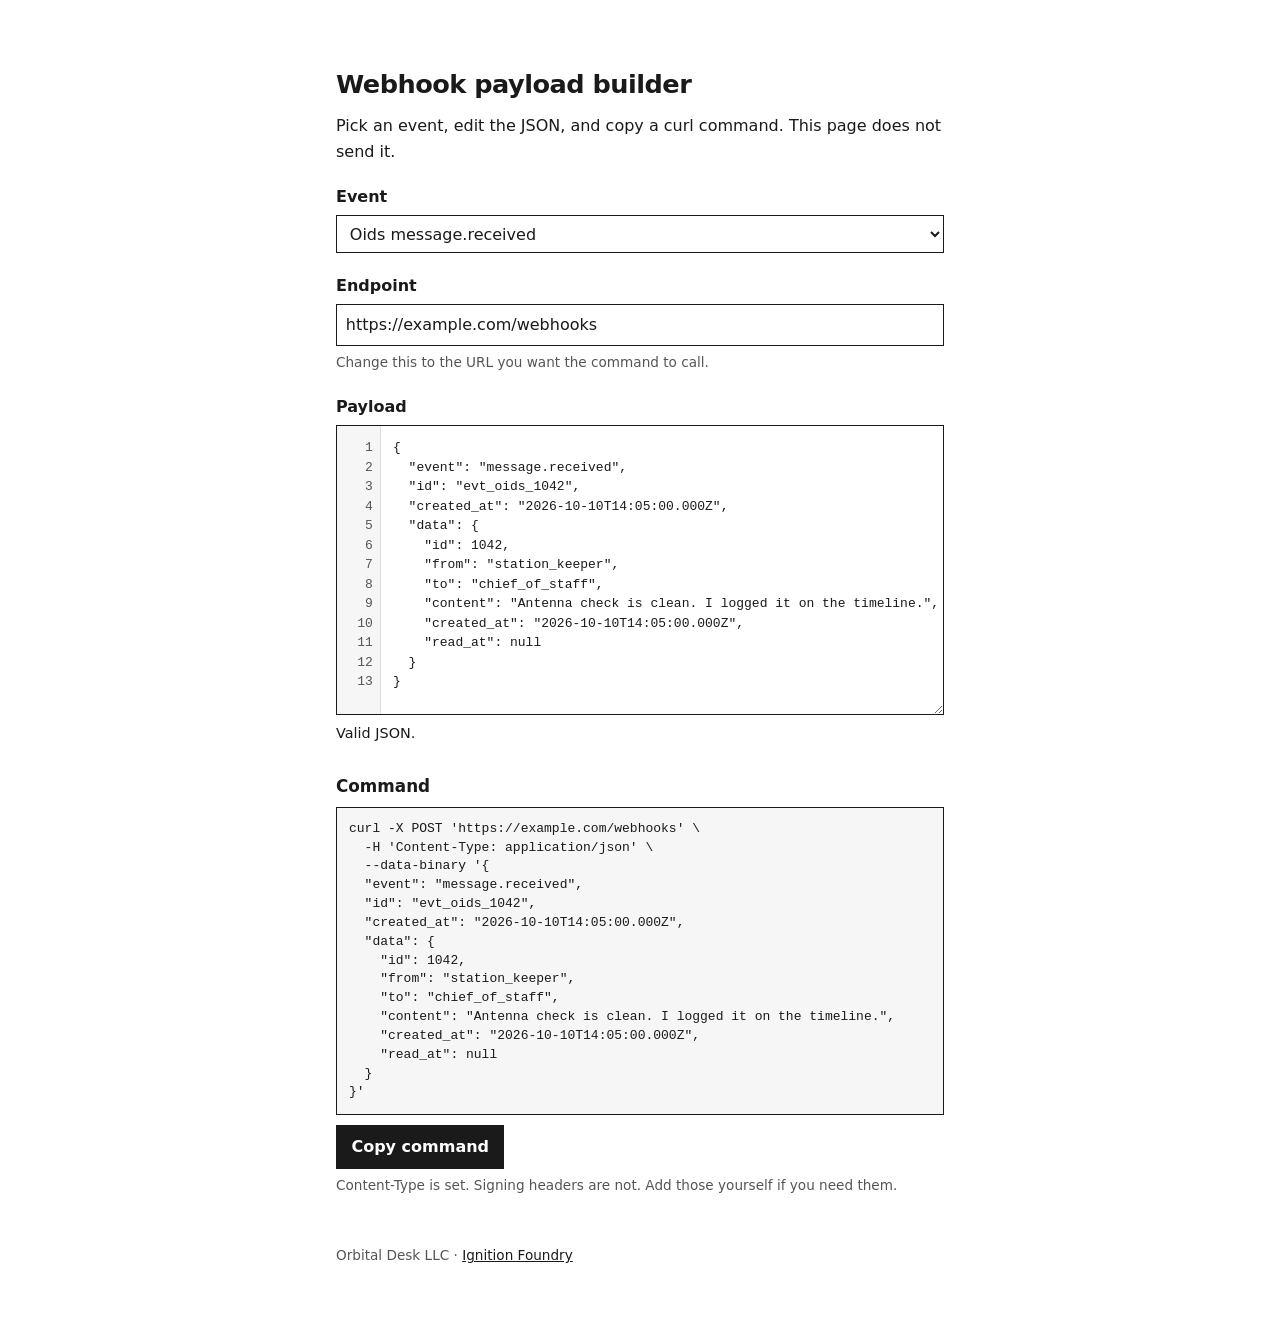
<file: experiments/webhook-payload-builder/index.html>
<!DOCTYPE html>
<html lang="en">
<head>
<meta charset="utf-8">
<meta name="viewport" content="width=device-width, initial-scale=1">
<title>Webhook payload builder</title>
<meta name="description" content="Edit a webhook JSON body and copy a curl command. Nothing is sent from the page.">
<link rel="icon" href="data:image/svg+xml,%3Csvg xmlns='http://www.w3.org/2000/svg' viewBox='0 0 32 32'%3E%3Ccircle cx='16' cy='16' r='14' fill='%231a1a1a'/%3E%3Ccircle cx='16' cy='16' r='5' fill='%23fff'/%3E%3C/svg%3E">
<style>
  :root { color-scheme: light; }
  * { box-sizing: border-box; }
  body {
    font-family: system-ui, sans-serif;
    max-width: 40rem;
    margin: 4rem auto;
    padding: 0 1rem;
    line-height: 1.6;
    color: #1a1a1a;
    background: #fff;
  }
  h1 { font-size: 1.6rem; font-weight: 600; letter-spacing: -0.02em; margin: 0 0 0.5rem; }
  h2 { font-size: 1.05rem; margin: 1.75rem 0 0.4rem; }
  p { margin: 0.4rem 0; }
  a { color: #1a1a1a; }
  label { display: block; font-weight: 600; margin: 1.25rem 0 0.35rem; }
  .hint, footer { color: #555; font-size: 0.85rem; }
  footer { margin-top: 3rem; }
  select, input {
    font: inherit;
    color: inherit;
    background: #fff;
    border: 1px solid #1a1a1a;
    width: 100%;
    padding: 0.45rem 0.55rem;
  }
  :focus-visible { outline: 2px solid #1a1a1a; outline-offset: 2px; }
  .editor {
    display: grid;
    grid-template-columns: 2.75rem minmax(0, 1fr);
    border: 1px solid #1a1a1a;
    background: #fff;
    min-height: 0;
  }
  .editor.invalid { border-color: #6e1212; }
  .gutter, textarea {
    font-family: ui-monospace, SFMono-Regular, Menlo, Consolas, monospace;
    font-size: 0.8125rem;
    line-height: 1.5;
    margin: 0;
    padding-top: 0.75rem;
    padding-bottom: 0.75rem;
  }
  .gutter {
    min-height: 0;
    overflow: hidden;
    text-align: right;
    color: #555;
    background: #f6f6f6;
    border-right: 1px solid #ddd;
    padding-left: 0.35rem;
    padding-right: 0.45rem;
    user-select: none;
  }
  .gutter span { display: block; }
  .gutter span.bad { background: #f3d6d6; color: #6e1212; font-weight: 700; }
  textarea {
    display: block;
    width: 100%;
    height: 18rem;
    min-height: 12rem;
    border: 0;
    resize: vertical;
    padding-left: 0.75rem;
    padding-right: 0.75rem;
    background: #fff;
    color: #1a1a1a;
    white-space: pre;
    overflow: auto;
  }
  #json-status { min-height: 1.4em; margin-top: 0.45rem; font-size: 0.9rem; }
  #json-status.ok { color: #1a1a1a; }
  #json-status.bad { color: #6e1212; }
  #json-status code {
    font-family: ui-monospace, SFMono-Regular, Menlo, Consolas, monospace;
    font-size: 0.85em;
  }
  pre {
    margin: 0;
    background: #f6f6f6;
    border: 1px solid #1a1a1a;
    padding: 0.75rem;
    overflow: auto;
    font-family: ui-monospace, SFMono-Regular, Menlo, Consolas, monospace;
    font-size: 0.8125rem;
    line-height: 1.45;
    white-space: pre;
  }
  .actions { display: flex; align-items: center; gap: 0.75rem; margin-top: 0.6rem; }
  button {
    font: inherit;
    font-weight: 600;
    color: #fff;
    background: #1a1a1a;
    border: 1px solid #1a1a1a;
    min-height: 2.75rem;
    padding: 0.4rem 0.9rem;
    cursor: pointer;
  }
  button:disabled { opacity: 0.4; cursor: not-allowed; }
  #copy-status { font-size: 0.9rem; }
  noscript { display: block; margin: 1rem 0; }
</style>
</head>
<body>
<main>
  <h1>Webhook payload builder</h1>
  <p>Pick an event, edit the JSON, and copy a curl command. This page does not send it.</p>
  <noscript>This page needs JavaScript to validate JSON and build the command. It still does not send anything.</noscript>

  <label for="event">Event</label>
  <select id="event"></select>

  <label for="endpoint">Endpoint</label>
  <input id="endpoint" type="url" inputmode="url" spellcheck="false" autocomplete="off" value="https://example.com/webhooks">
  <p class="hint">Change this to the URL you want the command to call.</p>

  <label for="payload">Payload</label>
  <div class="editor" id="editor">
    <div class="gutter" id="gutter" aria-hidden="true"></div>
    <textarea id="payload" wrap="off" spellcheck="false" autocomplete="off" autocapitalize="off" rows="16" aria-describedby="json-status"></textarea>
  </div>
  <p id="json-status" role="status"></p>

  <h2>Command</h2>
  <pre id="curl" aria-label="curl command"></pre>
  <div class="actions">
    <button type="button" id="copy">Copy command</button>
    <span id="copy-status" role="status"></span>
  </div>
  <p class="hint">Content-Type is set. Signing headers are not. Add those yourself if you need them.</p>
</main>
<footer>
  <p>Orbital Desk LLC · <a href="https://ignitionfoundry.com/">Ignition Foundry</a></p>
</footer>
<script src="builder.js"></script>
<script src="page.js"></script>
</body>
</html>
</file>
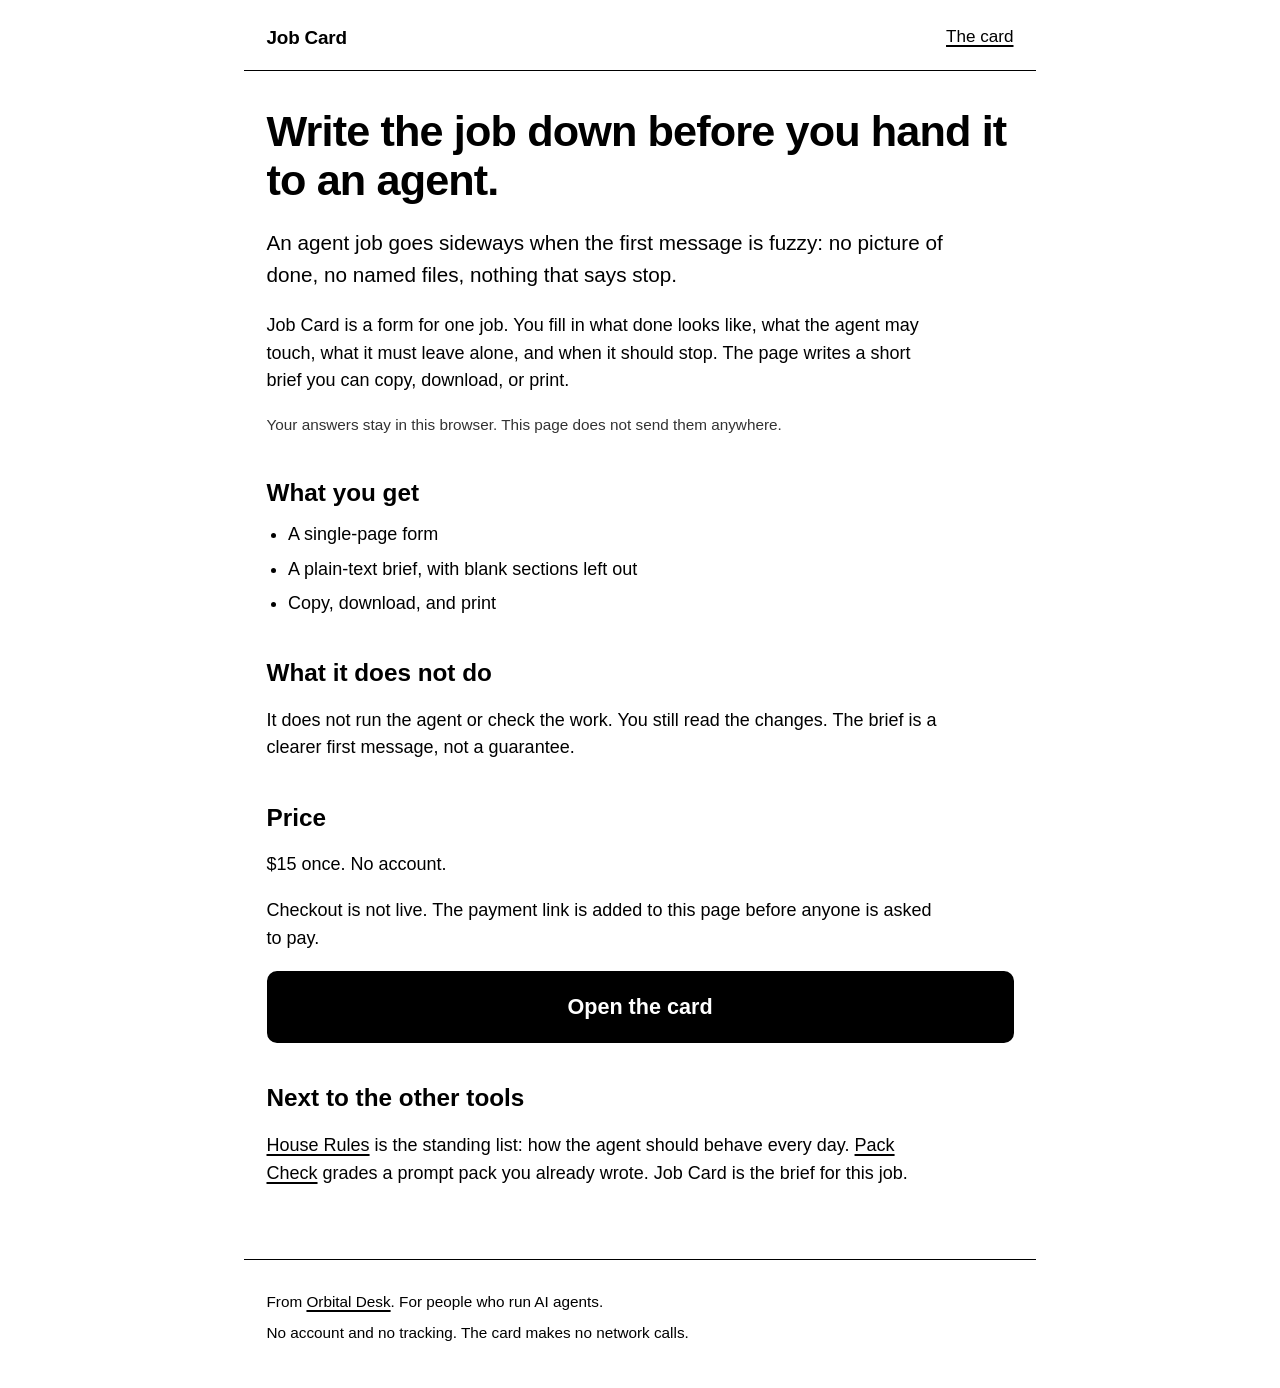
<file: products/job-card/index.html>
<!doctype html>
<html lang="en">
<head>
<meta charset="utf-8">
<meta name="viewport" content="width=device-width, initial-scale=1">
<title>Job Card</title>
<meta name="description" content="A one-page brief you fill in before you hand a job to an AI agent. $15. The brief stays in your browser.">
<meta name="color-scheme" content="light dark">
<meta http-equiv="Content-Security-Policy" content="default-src 'none'; style-src 'self'; script-src 'self'; img-src 'self'; base-uri 'none'; form-action 'none'">
<link rel="stylesheet" href="style.css">
</head>
<body>
<a class="skip" href="#main">Skip to content</a>
<header class="top">
  <a class="brand" href="index.html">Job Card</a>
  <nav><a href="card.html">The card</a></nav>
</header>

<main id="main">
  <h1>Write the job down before you hand it to an agent.</h1>
  <p class="lead">An agent job goes sideways when the first message is fuzzy: no picture of done, no named files, nothing that says stop.</p>
  <p>Job Card is a form for one job. You fill in what done looks like, what the agent may touch, what it must leave alone, and when it should stop. The page writes a short brief you can copy, download, or print.</p>
  <p class="small muted">Your answers stay in this browser. This page does not send them anywhere.</p>

  <h2>What you get</h2>
  <ul class="plain">
    <li>A single-page form</li>
    <li>A plain-text brief, with blank sections left out</li>
    <li>Copy, download, and print</li>
  </ul>

  <h2>What it does not do</h2>
  <p>It does not run the agent or check the work. You still read the changes. The brief is a clearer first message, not a guarantee.</p>

  <h2>Price</h2>
  <p>$15 once. No account.</p>
  <p>Checkout is not live. The payment link is added to this page before anyone is asked to pay.</p>
  <div class="stack" style="margin-top:1.25rem">
    <a class="btn big" href="card.html">Open the card</a>
  </div>

  <h2>Next to the other tools</h2>
  <p><a href="https://agent-house-rules.pages.dev">House Rules</a> is the standing list: how the agent should behave every day. <a href="https://pack-check.pages.dev">Pack Check</a> grades a prompt pack you already wrote. Job Card is the brief for this job.</p>
</main>

<footer class="bottom">
  <p>From <a href="https://ignitionfoundry.com">Orbital Desk</a>. For people who run AI agents.</p>
  <p>No account and no tracking. The card makes no network calls.</p>
</footer>
</body>
</html>
</file>
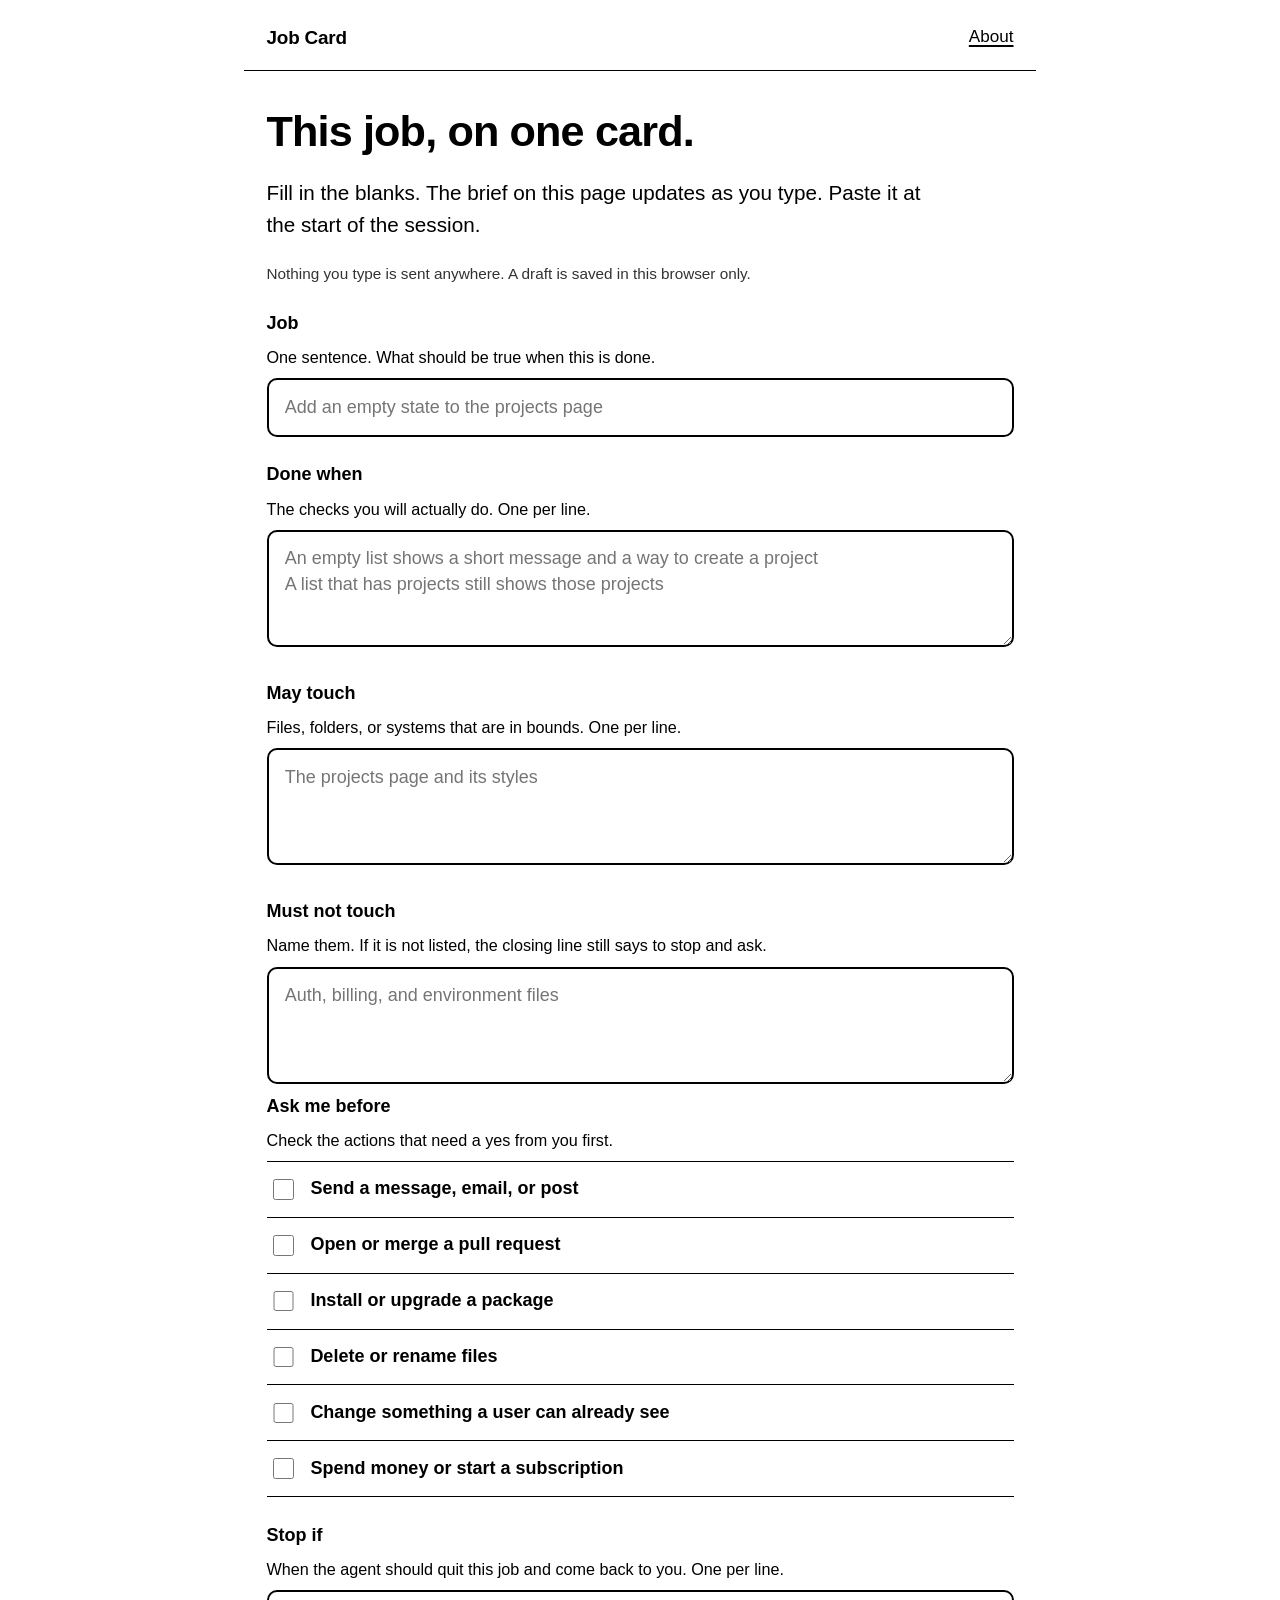
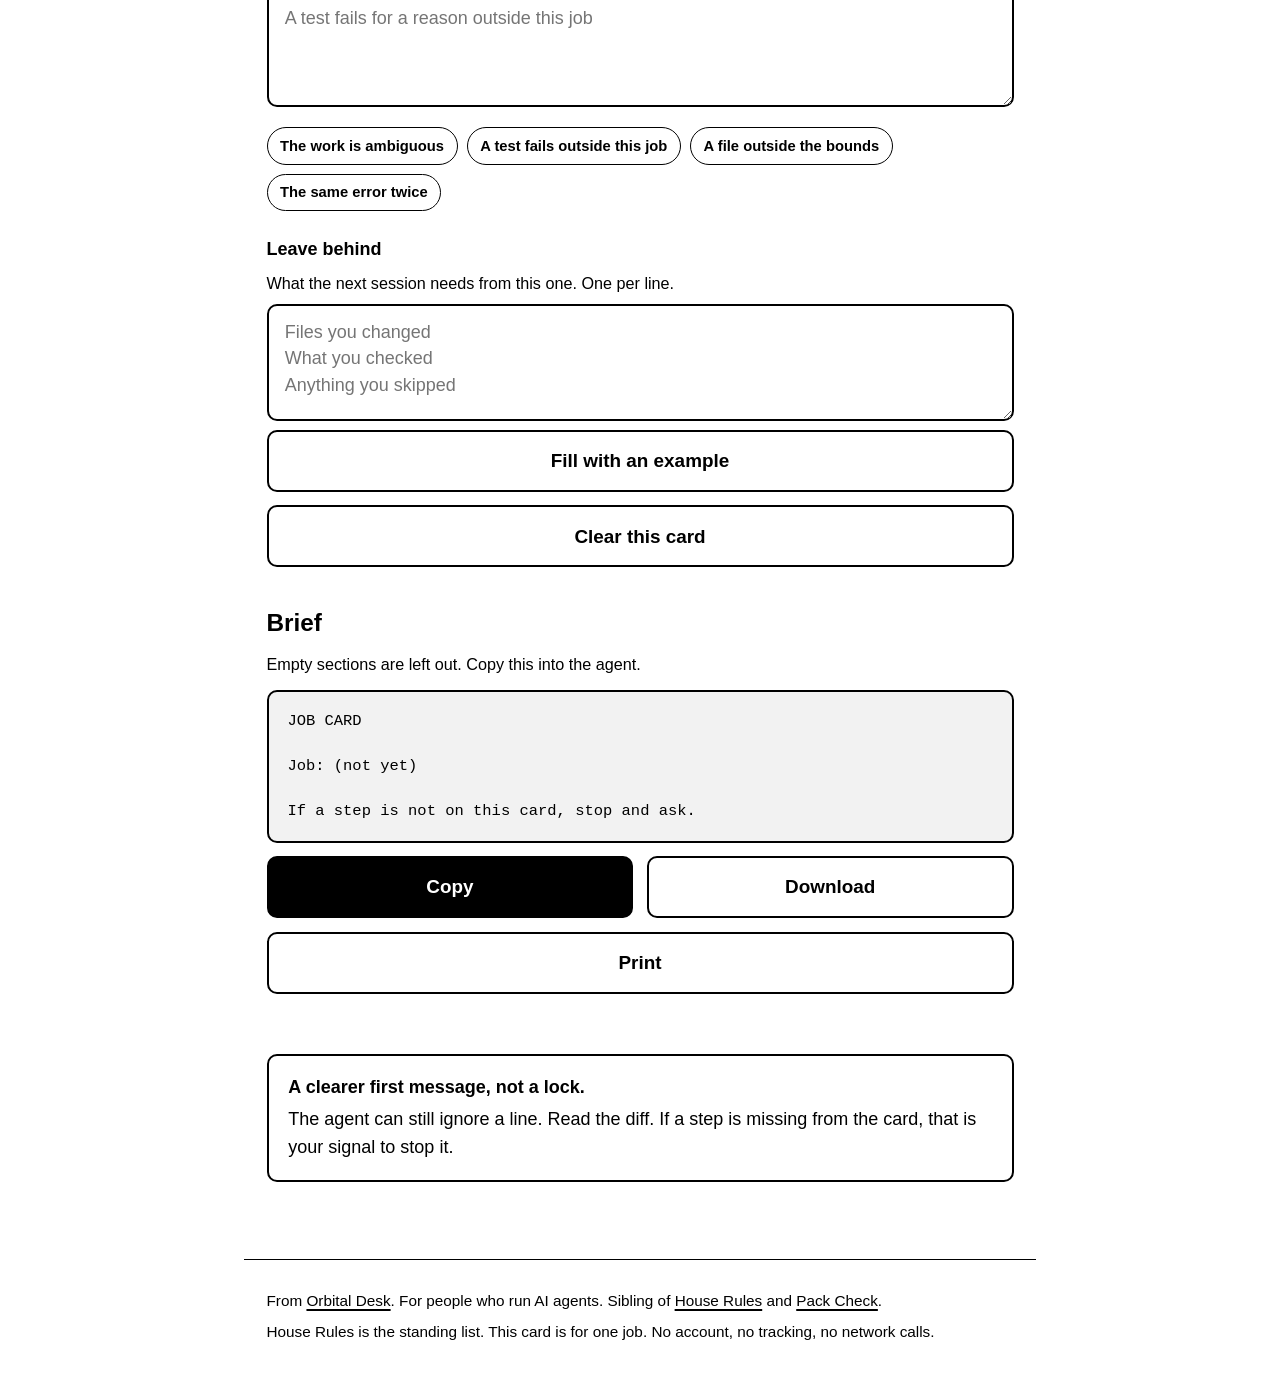
<file: products/job-card/card.html>
<!doctype html>
<html lang="en">
<head>
<meta charset="utf-8">
<meta name="viewport" content="width=device-width, initial-scale=1">
<title>Job Card</title>
<meta name="description" content="Fill in one job before you hand it to an AI agent. The brief stays in your browser.">
<meta name="color-scheme" content="light dark">
<meta http-equiv="Content-Security-Policy" content="default-src 'none'; style-src 'self'; script-src 'self'; img-src 'self'; base-uri 'none'; form-action 'none'">
<link rel="stylesheet" href="style.css">
</head>
<body>
<a class="skip" href="#card-form">Skip to the form</a>
<header class="top">
  <a class="brand" href="index.html">Job Card</a>
  <nav><a href="index.html">About</a></nav>
</header>

<main>
  <noscript>
    <div class="note"><strong>This page needs JavaScript.</strong> The brief is built in this page, so it cannot update with JavaScript off. You can still read the fields and write the brief by hand.</div>
  </noscript>

  <h1>This job, on one card.</h1>
  <p class="lead">Fill in the blanks. The brief on this page updates as you type. Paste it at the start of the session.</p>
  <p class="small muted">Nothing you type is sent anywhere. A draft is saved in this browser only.</p>

  <form id="card-form" class="no-print" autocomplete="off">
    <label class="field" for="job">Job</label>
    <p class="hint">One sentence. What should be true when this is done.</p>
    <input id="job" name="job" type="text" maxlength="160" placeholder="Add an empty state to the projects page">

    <label class="field" for="done">Done when</label>
    <p class="hint">The checks you will actually do. One per line.</p>
    <textarea id="done" name="done" placeholder="An empty list shows a short message and a way to create a project&#10;A list that has projects still shows those projects"></textarea>

    <label class="field" for="may">May touch</label>
    <p class="hint">Files, folders, or systems that are in bounds. One per line.</p>
    <textarea id="may" name="may" placeholder="The projects page and its styles"></textarea>

    <label class="field" for="mustNot">Must not touch</label>
    <p class="hint">Name them. If it is not listed, the closing line still says to stop and ask.</p>
    <textarea id="mustNot" name="mustNot" placeholder="Auth, billing, and environment files"></textarea>

    <fieldset>
      <legend class="field">Ask me before</legend>
      <p class="hint">Check the actions that need a yes from you first.</p>
      <ul class="checks">
        <li><label><input type="checkbox" name="ask" value="message" data-label="Send a message, email, or post"> Send a message, email, or post</label></li>
        <li><label><input type="checkbox" name="ask" value="pr" data-label="Open or merge a pull request"> Open or merge a pull request</label></li>
        <li><label><input type="checkbox" name="ask" value="install" data-label="Install or upgrade a package"> Install or upgrade a package</label></li>
        <li><label><input type="checkbox" name="ask" value="delete" data-label="Delete or rename files"> Delete or rename files</label></li>
        <li><label><input type="checkbox" name="ask" value="live" data-label="Change something a user can already see"> Change something a user can already see</label></li>
        <li><label><input type="checkbox" name="ask" value="spend" data-label="Spend money or start a subscription"> Spend money or start a subscription</label></li>
      </ul>
    </fieldset>

    <label class="field" for="stop">Stop if</label>
    <p class="hint">When the agent should quit this job and come back to you. One per line.</p>
    <textarea id="stop" name="stop" placeholder="A test fails for a reason outside this job"></textarea>
    <div class="chips" aria-label="Add a stop line">
      <button class="chip" type="button" data-stop="The work is ambiguous">The work is ambiguous</button>
      <button class="chip" type="button" data-stop="A test fails for a reason outside this job">A test fails outside this job</button>
      <button class="chip" type="button" data-stop="You would need a file outside the bounds">A file outside the bounds</button>
      <button class="chip" type="button" data-stop="The same error has come back twice">The same error twice</button>
    </div>

    <label class="field" for="leave">Leave behind</label>
    <p class="hint">What the next session needs from this one. One per line.</p>
    <textarea id="leave" name="leave" placeholder="Files you changed&#10;What you checked&#10;Anything you skipped"></textarea>

    <div class="stack" style="margin-top:1.5rem">
      <button class="btn secondary" type="button" id="example-btn">Fill with an example</button>
      <button class="btn secondary" type="button" id="clear-btn">Clear this card</button>
    </div>
  </form>

  <h2>Brief</h2>
  <p class="hint no-print">Empty sections are left out. Copy this into the agent.</p>
  <pre class="card" id="card-preview" tabindex="0"></pre>

  <div class="row no-print">
    <button class="btn" type="button" id="copy-btn">Copy</button>
    <button class="btn secondary" type="button" id="download-btn">Download</button>
  </div>
  <div class="row no-print">
    <button class="btn secondary" type="button" id="print-btn">Print</button>
  </div>
  <p class="status no-print" id="status" role="status" aria-live="polite"></p>

  <div class="note no-print">
    <strong>A clearer first message, not a lock.</strong>
    The agent can still ignore a line. Read the diff. If a step is missing from the card, that is your signal to stop it.
  </div>
</main>

<footer class="bottom no-print">
  <p>From <a href="https://ignitionfoundry.com">Orbital Desk</a>. For people who run AI agents. Sibling of <a href="https://agent-house-rules.pages.dev">House Rules</a> and <a href="https://pack-check.pages.dev">Pack Check</a>.</p>
  <p>House Rules is the standing list. This card is for one job. No account, no tracking, no network calls.</p>
</footer>
<script src="card.js"></script>
</body>
</html>
</file>
<file: exp-llm-price-comparator/style.css>
:root {
  color-scheme: light;
}

* {
  box-sizing: border-box;
}

body {
  font-family: system-ui, sans-serif;
  max-width: 46rem;
  margin: 4rem auto;
  padding: 0 1rem;
  line-height: 1.6;
  color: #1a1a1a;
  background: #fff;
}

h1 {
  font-size: 1.6rem;
  font-weight: 600;
  line-height: 1.25;
  margin: 0 0 0.75rem;
}

h2 {
  font-size: 1.15rem;
  font-weight: 600;
  margin: 2rem 0 0.5rem;
}

p {
  margin: 0.75rem 0;
}

a {
  color: #1a1a1a;
}

.skip {
  position: absolute;
  left: -999px;
  top: 0;
  background: #fff;
  padding: 0.25rem 0.5rem;
}

.skip:focus {
  left: 1rem;
  top: 1rem;
}

.kicker {
  margin: 0 0 1.25rem;
  font-size: 0.85rem;
}

.kicker a {
  color: #666;
}

.stamp {
  font-weight: 600;
  margin: 1.25rem 0 0.35rem;
  padding: 0.55rem 0.75rem;
  border: 1px solid #1a1a1a;
}

.quiet {
  color: #666;
  font-size: 0.9rem;
}

.table-wrap {
  overflow-x: auto;
  margin-top: 0.75rem;
}

.table-wrap th:first-child,
.table-wrap td:first-child,
.table-wrap th:last-child,
.table-wrap td:last-child,
.table-wrap .num {
  white-space: nowrap;
}

.table-wrap td:nth-child(4) {
  max-width: 18rem;
}

table {
  width: 100%;
  border-collapse: collapse;
  font-size: 0.92rem;
}

.table-wrap table {
  width: max-content;
  min-width: 100%;
}

caption {
  text-align: left;
  caption-side: bottom;
  color: #666;
  font-size: 0.85rem;
  padding-top: 0.45rem;
}

th,
td {
  text-align: left;
  vertical-align: top;
  padding: 0.5rem 0.75rem 0.5rem 0;
  border-bottom: 1px solid #e6e6e6;
  font-weight: 400;
}

thead th {
  font-weight: 600;
  font-size: 0.8rem;
  color: #444;
}

.num {
  text-align: right;
  font-variant-numeric: tabular-nums;
  white-space: nowrap;
}

.api {
  display: block;
  color: #666;
  font-size: 0.8rem;
  font-weight: 400;
  font-family: ui-monospace, SFMono-Regular, Menlo, Consolas, monospace;
}

label {
  display: block;
  font-weight: 600;
  margin-top: 1rem;
}

fieldset {
  border: 0;
  margin: 1.25rem 0 0;
  padding: 0;
  min-inline-size: 0;
}

legend {
  padding: 0;
  font-weight: 600;
}

.picks {
  display: grid;
  grid-template-columns: 1fr;
  gap: 0.35rem 1.25rem;
  margin-top: 0.45rem;
}

.picks label {
  display: flex;
  gap: 0.45rem;
  align-items: baseline;
  font-weight: 400;
  margin: 0;
}

input[type="number"],
input[type="text"] {
  display: block;
  width: 100%;
  max-width: 16rem;
  margin: 0.35rem 0 0;
  padding: 0.55rem 0.65rem;
  font: inherit;
  line-height: 1.4;
  color: inherit;
  background: #fff;
  border: 1px solid #ccc;
  border-radius: 0;
}

input:focus {
  outline: 2px solid #1a1a1a;
  outline-offset: 1px;
  border-color: #1a1a1a;
}

.hint {
  display: block;
  margin: 0.2rem 0 0;
  color: #666;
  font-size: 0.9rem;
  font-weight: 400;
}

.error {
  color: #8a1f1f;
  margin: 0.75rem 0 0;
}

.error:empty {
  display: none;
}

#results {
  margin-top: 1.25rem;
}

#results table {
  margin-top: 0.25rem;
}

footer {
  margin-top: 3rem;
  font-size: 0.85rem;
  color: #666;
}

@media (min-width: 36rem) {
  .picks {
    grid-template-columns: 1fr 1fr;
  }
}
</file>
<file: results-dashboard/styles.css>
:root {
  color-scheme: light;
  --ink: #1a1a1a;
  --muted: #666;
  --line: #e4e4e4;
  --bg: #fff;
  --font: system-ui, sans-serif;
}

* { box-sizing: border-box; }

body {
  margin: 0;
  background: var(--bg);
  color: var(--ink);
  font-family: var(--font);
  line-height: 1.5;
}

main {
  max-width: 52rem;
  margin: 0 auto;
  padding: 2.5rem 1.25rem 4rem;
}

.head {
  display: flex;
  flex-wrap: wrap;
  justify-content: space-between;
  align-items: flex-start;
  gap: 0.75rem 1.5rem;
}

h1 {
  margin: 0;
  font-size: 1.5rem;
  font-weight: 600;
  letter-spacing: -0.02em;
  overflow-wrap: break-word;
}

.sub,
.meta {
  margin: 0.3rem 0 0;
  color: var(--muted);
  font-size: 0.9375rem;
}

.file {
  position: relative;
  flex: none;
  margin-top: 0.25rem;
  color: var(--muted);
  font-size: 0.875rem;
  text-decoration: underline;
  text-underline-offset: 0.15em;
  cursor: pointer;
}

.file:hover { color: var(--ink); }

.file:focus-within {
  outline: 2px solid var(--ink);
  outline-offset: 3px;
}

.file input {
  position: absolute;
  width: 1px;
  height: 1px;
  padding: 0;
  margin: -1px;
  overflow: hidden;
  clip: rect(0, 0, 0, 0);
  white-space: nowrap;
  border: 0;
}

.status { margin-top: 1.25rem; }

.status.error {
  padding: 0.75rem 1rem;
  border: 1px solid var(--line);
  border-radius: 6px;
}

.status p { margin: 0; }

.status ul {
  margin: 0.5rem 0 0;
  padding-left: 1.15rem;
}

.metrics {
  display: grid;
  grid-template-columns: repeat(auto-fit, minmax(10.5rem, 1fr));
  gap: 0.75rem;
  margin-top: 1.5rem;
}

.metrics:empty,
.charts:empty { display: none; }

.card,
.chart {
  border: 1px solid var(--line);
  border-radius: 6px;
}

.card { padding: 0.85rem 1rem 0.8rem; }

.card .label {
  margin: 0;
  color: var(--muted);
  font-size: 0.8125rem;
}

.card .value {
  margin: 0.2rem 0 0;
  font-size: 1.6rem;
  font-weight: 600;
  letter-spacing: -0.02em;
  font-variant-numeric: tabular-nums;
  overflow-wrap: break-word;
}

.card .delta {
  margin: 0.35rem 0 0;
  color: var(--muted);
  font-size: 0.8125rem;
  font-variant-numeric: tabular-nums;
}

.charts {
  display: grid;
  gap: 0.75rem;
  margin-top: 1.5rem;
}

.chart {
  position: relative;
  padding: 0.9rem 1rem 0.7rem;
}

.chart h2 {
  margin: 0 0 0.15rem;
  font-size: 0.95rem;
  font-weight: 600;
}

.plot { position: relative; }

canvas {
  display: block;
  width: 100%;
  height: 220px;
}

@media (min-width: 720px) {
  canvas { height: 260px; }
}

.tip {
  position: absolute;
  z-index: 1;
  padding: 0.2rem 0.45rem;
  border: 1px solid var(--ink);
  border-radius: 4px;
  background: var(--bg);
  color: var(--ink);
  font-size: 0.75rem;
  white-space: nowrap;
  pointer-events: none;
}

.sr-only {
  position: absolute;
  width: 1px;
  height: 1px;
  padding: 0;
  margin: -1px;
  overflow: hidden;
  clip: rect(0, 0, 0, 0);
  white-space: nowrap;
  border: 0;
}
</file>
<file: experiments/bot-bio/style.css>
:root {
  color-scheme: light;
}

* {
  box-sizing: border-box;
}

body {
  font-family: system-ui, sans-serif;
  max-width: 38rem;
  margin: 4rem auto;
  padding: 0 1rem;
  line-height: 1.6;
  color: #1a1a1a;
  background: #fff;
}

h1 {
  font-size: 1.6rem;
  font-weight: 600;
  line-height: 1.25;
  margin: 0 0 0.75rem;
}

h2 {
  font-size: 1.15rem;
  font-weight: 600;
  margin: 1.75rem 0 0.5rem;
}

p {
  margin: 0.75rem 0;
}

a {
  color: #1a1a1a;
}

.skip {
  position: absolute;
  left: -999px;
  top: 0;
  background: #fff;
  padding: 0.25rem 0.5rem;
}

.skip:focus {
  left: 1rem;
  top: 1rem;
}

.kicker {
  margin: 0 0 1.25rem;
  font-size: 0.85rem;
}

.kicker a {
  color: #666;
}

.quiet {
  color: #666;
  font-size: 0.9rem;
}

fieldset {
  border: 0;
  margin: 1.75rem 0 0;
  padding: 0;
  min-inline-size: 0;
}

legend {
  padding: 0;
  margin: 0 0 0.75rem;
  font-size: 0.85rem;
  color: #666;
}

label {
  display: block;
  font-weight: 600;
}

.hint {
  margin: 0.2rem 0 0.55rem;
  color: #666;
  font-size: 0.9rem;
}

input {
  display: block;
  width: 100%;
  margin: 0 0 1rem;
  padding: 0.55rem 0.65rem;
  font: inherit;
  line-height: 1.4;
  color: inherit;
  background: #fff;
  border: 1px solid #ccc;
  border-radius: 0;
}

input:focus {
  outline: 2px solid #1a1a1a;
  outline-offset: 1px;
  border-color: #1a1a1a;
}

.row {
  display: flex;
  gap: 0.5rem;
}

button {
  font: inherit;
  color: #fff;
  background: #1a1a1a;
  border: 1px solid #1a1a1a;
  border-radius: 0;
  padding: 0.45rem 0.9rem;
  cursor: pointer;
}

button:hover {
  background: #333;
}

button:focus-visible {
  outline: 2px solid #1a1a1a;
  outline-offset: 2px;
}

button.back {
  color: #1a1a1a;
  background: #fff;
}

button.back:hover {
  background: #f3f3f3;
}

.error {
  color: #8a1f1f;
  margin: 0.75rem 0 0;
}

.error:empty {
  display: none;
}

.bio {
  margin: 0.75rem 0 1rem;
  padding: 0 0 0 1rem;
  border-left: 2px solid #1a1a1a;
  white-space: pre-wrap;
  overflow-wrap: anywhere;
  font: inherit;
}

#why {
  margin: 0.5rem 0 0;
  padding-left: 1.25rem;
}

#why li {
  margin: 0 0 1rem;
}

#why .line {
  margin: 0;
  font-weight: 600;
}

#why .hint {
  margin: 0.15rem 0 0;
}

.law {
  margin-top: 2.5rem;
  padding-top: 1.25rem;
  border-top: 1px solid #e6e6e6;
}

.law h2 {
  margin-top: 0;
  font-size: 1rem;
}

footer {
  margin-top: 3rem;
  font-size: 0.85rem;
  color: #666;
}

#result-title:focus {
  outline: none;
}

.copied {
  min-height: 1.4em;
  color: #666;
  font-size: 0.9rem;
}
</file>
<file: products/job-card/style.css>
/* Job Card. Black and white, text first, no external assets. */
:root {
  --ink: #000;
  --paper: #fff;
  --soft: #f2f2f2;
  --line: 2px solid var(--ink);
  --gap: 1.5rem;
  --radius: 10px;
  font-family: -apple-system, BlinkMacSystemFont, "Segoe UI", Roboto, "Helvetica Neue", Arial, sans-serif;
  font-size: 112.5%;
  line-height: 1.55;
  color: var(--ink);
  background: var(--paper);
}

@media (prefers-color-scheme: dark) {
  :root {
    --ink: #fff;
    --paper: #000;
    --soft: #1a1a1a;
  }
}

* { box-sizing: border-box; }

html, body {
  margin: 0;
  padding: 0;
  background: var(--paper);
  color: var(--ink);
}

body {
  min-height: 100vh;
  display: flex;
  flex-direction: column;
}

a {
  color: var(--ink);
  text-underline-offset: 3px;
  text-decoration-thickness: 2px;
}

a:hover { text-decoration-thickness: 3px; }

:focus-visible {
  outline: 3px solid var(--ink);
  outline-offset: 3px;
}

.skip {
  position: absolute;
  left: -9999px;
}

.skip:focus {
  left: 1rem;
  top: 1rem;
  background: var(--paper);
  padding: 0.5rem 1rem;
  border: var(--line);
  z-index: 10;
}

header.top,
footer.bottom,
main {
  width: 100%;
  max-width: 44rem;
  margin: 0 auto;
  padding: 0 1.25rem;
}

header.top {
  display: flex;
  justify-content: space-between;
  align-items: center;
  gap: 1rem;
  padding-top: 1.25rem;
  padding-bottom: 1rem;
  border-bottom: 1px solid var(--ink);
}

header.top .brand {
  font-weight: 800;
  text-decoration: none;
  font-size: 1.05rem;
  letter-spacing: -0.01em;
}

header.top nav a {
  margin-left: 1rem;
  font-size: 0.95rem;
}

main {
  flex: 1;
  padding-top: 2rem;
  padding-bottom: 3rem;
}

footer.bottom {
  border-top: 1px solid var(--ink);
  padding-top: 1.25rem;
  padding-bottom: 2rem;
  font-size: 0.85rem;
}

footer.bottom p { margin: 0.4rem 0; }

h1 {
  font-size: 2rem;
  line-height: 1.15;
  margin: 0 0 1rem;
  letter-spacing: -0.02em;
}

h2 {
  font-size: 1.35rem;
  line-height: 1.25;
  margin: 2.25rem 0 0.75rem;
}

p { max-width: 38rem; }

.lead { font-size: 1.15rem; }

.small { font-size: 0.85rem; }

.muted { opacity: 0.8; }

ul.plain {
  margin: 0.5rem 0 0;
  padding-left: 1.2rem;
  max-width: 38rem;
}

ul.plain li { margin: 0.35rem 0; }

fieldset {
  border: 0;
  margin: 0;
  padding: 0;
  min-inline-size: 0;
}

legend {
  padding: 0;
}

label.field,
legend.field {
  display: block;
  font-weight: 700;
  margin: 1.35rem 0 0.4rem;
}

.hint {
  margin: 0 0 0.45rem;
  font-size: 0.9rem;
}

input[type="text"],
textarea {
  width: 100%;
  padding: 0.75rem 0.9rem;
  font: inherit;
  color: var(--ink);
  background: var(--paper);
  border: var(--line);
  border-radius: var(--radius);
}

textarea {
  min-height: 6.5rem;
  resize: vertical;
  line-height: 1.45;
}

.checks {
  list-style: none;
  margin: 0;
  padding: 0;
  border-top: 1px solid var(--ink);
}

.checks li { border-bottom: 1px solid var(--ink); }

.checks label {
  display: flex;
  gap: 0.75rem;
  align-items: flex-start;
  padding: 0.75rem 0.15rem;
  font-weight: 600;
  cursor: pointer;
}

.checks input {
  width: 1.15rem;
  height: 1.15rem;
  margin-top: 0.2rem;
  accent-color: var(--ink);
}

.chips {
  display: flex;
  flex-wrap: wrap;
  gap: 0.5rem;
  margin-top: 0.65rem;
}

.chip {
  font: inherit;
  font-size: 0.82rem;
  font-weight: 600;
  color: var(--ink);
  background: var(--paper);
  border: 1.5px solid var(--ink);
  border-radius: 999px;
  padding: 0.35rem 0.7rem;
  cursor: pointer;
}

.chip:hover { background: var(--soft); }

.btn {
  display: flex;
  align-items: center;
  justify-content: center;
  width: 100%;
  min-height: 3.25rem;
  padding: 0.8rem 1.1rem;
  font: inherit;
  font-weight: 700;
  font-size: 1.05rem;
  color: var(--paper);
  background: var(--ink);
  border: var(--line);
  border-radius: var(--radius);
  cursor: pointer;
  text-decoration: none;
  text-align: center;
}

.btn:active { transform: translateY(1px); }

.btn.secondary {
  color: var(--ink);
  background: var(--paper);
}

.btn.big {
  min-height: 4rem;
  font-size: 1.2rem;
}

.row {
  display: flex;
  gap: 0.75rem;
  margin-top: 0.75rem;
}

.row .btn { flex: 1; }

.stack > * + * { margin-top: 0.75rem; }

.note {
  border: var(--line);
  border-radius: var(--radius);
  padding: 1rem 1.1rem;
  margin: 1.25rem 0;
}

.note strong:first-child {
  display: block;
  margin-bottom: 0.25rem;
}

pre.card {
  margin: 0.75rem 0 0;
  padding: 1rem 1.05rem;
  border: var(--line);
  border-radius: var(--radius);
  background: var(--soft);
  color: var(--ink);
  font-family: ui-monospace, SFMono-Regular, Menlo, Consolas, monospace;
  font-size: 0.86rem;
  line-height: 1.45;
  white-space: pre-wrap;
  overflow-wrap: anywhere;
}

.status {
  font-weight: 700;
  min-height: 1.5rem;
  margin: 0.6rem 0 0;
}

@media (min-width: 700px) {
  h1 { font-size: 2.4rem; }
}

@media print {
  header.top,
  footer.bottom,
  .no-print {
    display: none !important;
  }

  main {
    max-width: none;
    padding: 0;
  }

  pre.card {
    border: none;
    background: #fff;
    color: #000;
    padding: 0;
  }
}
</file>
